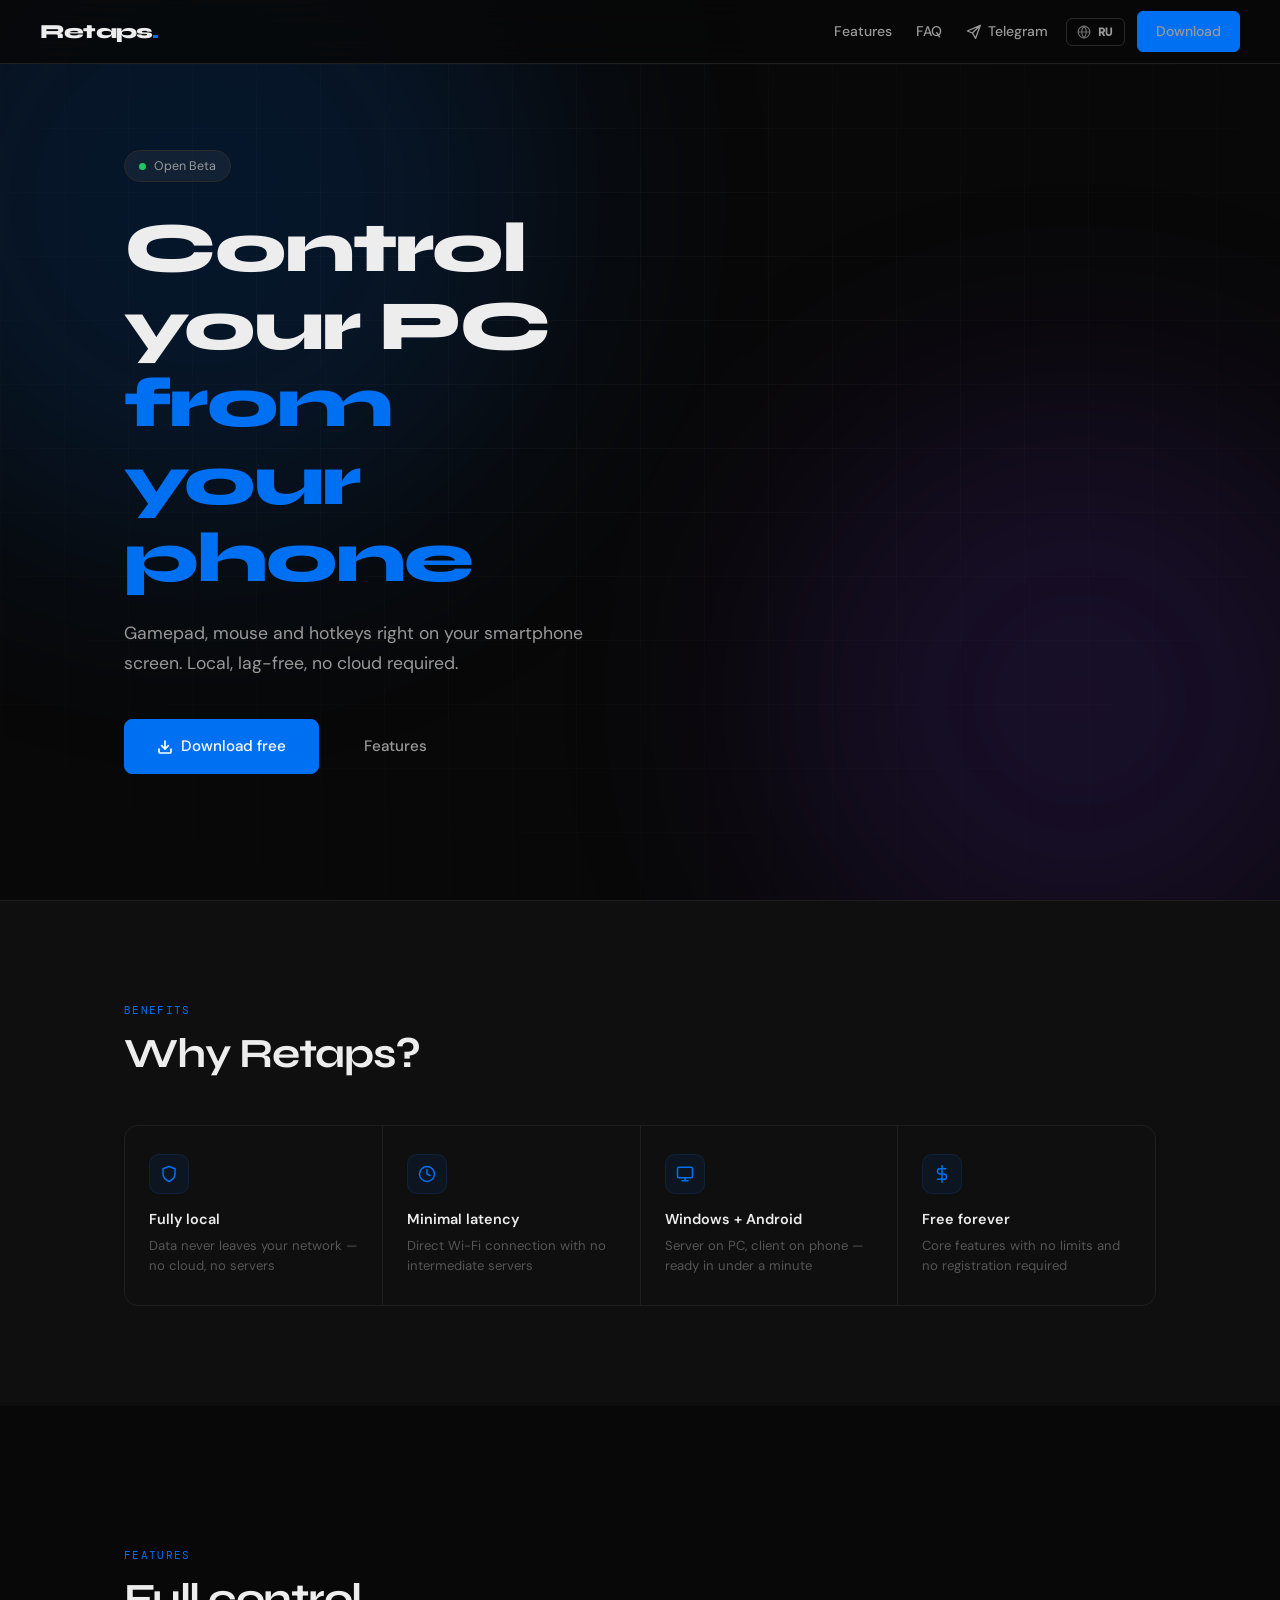
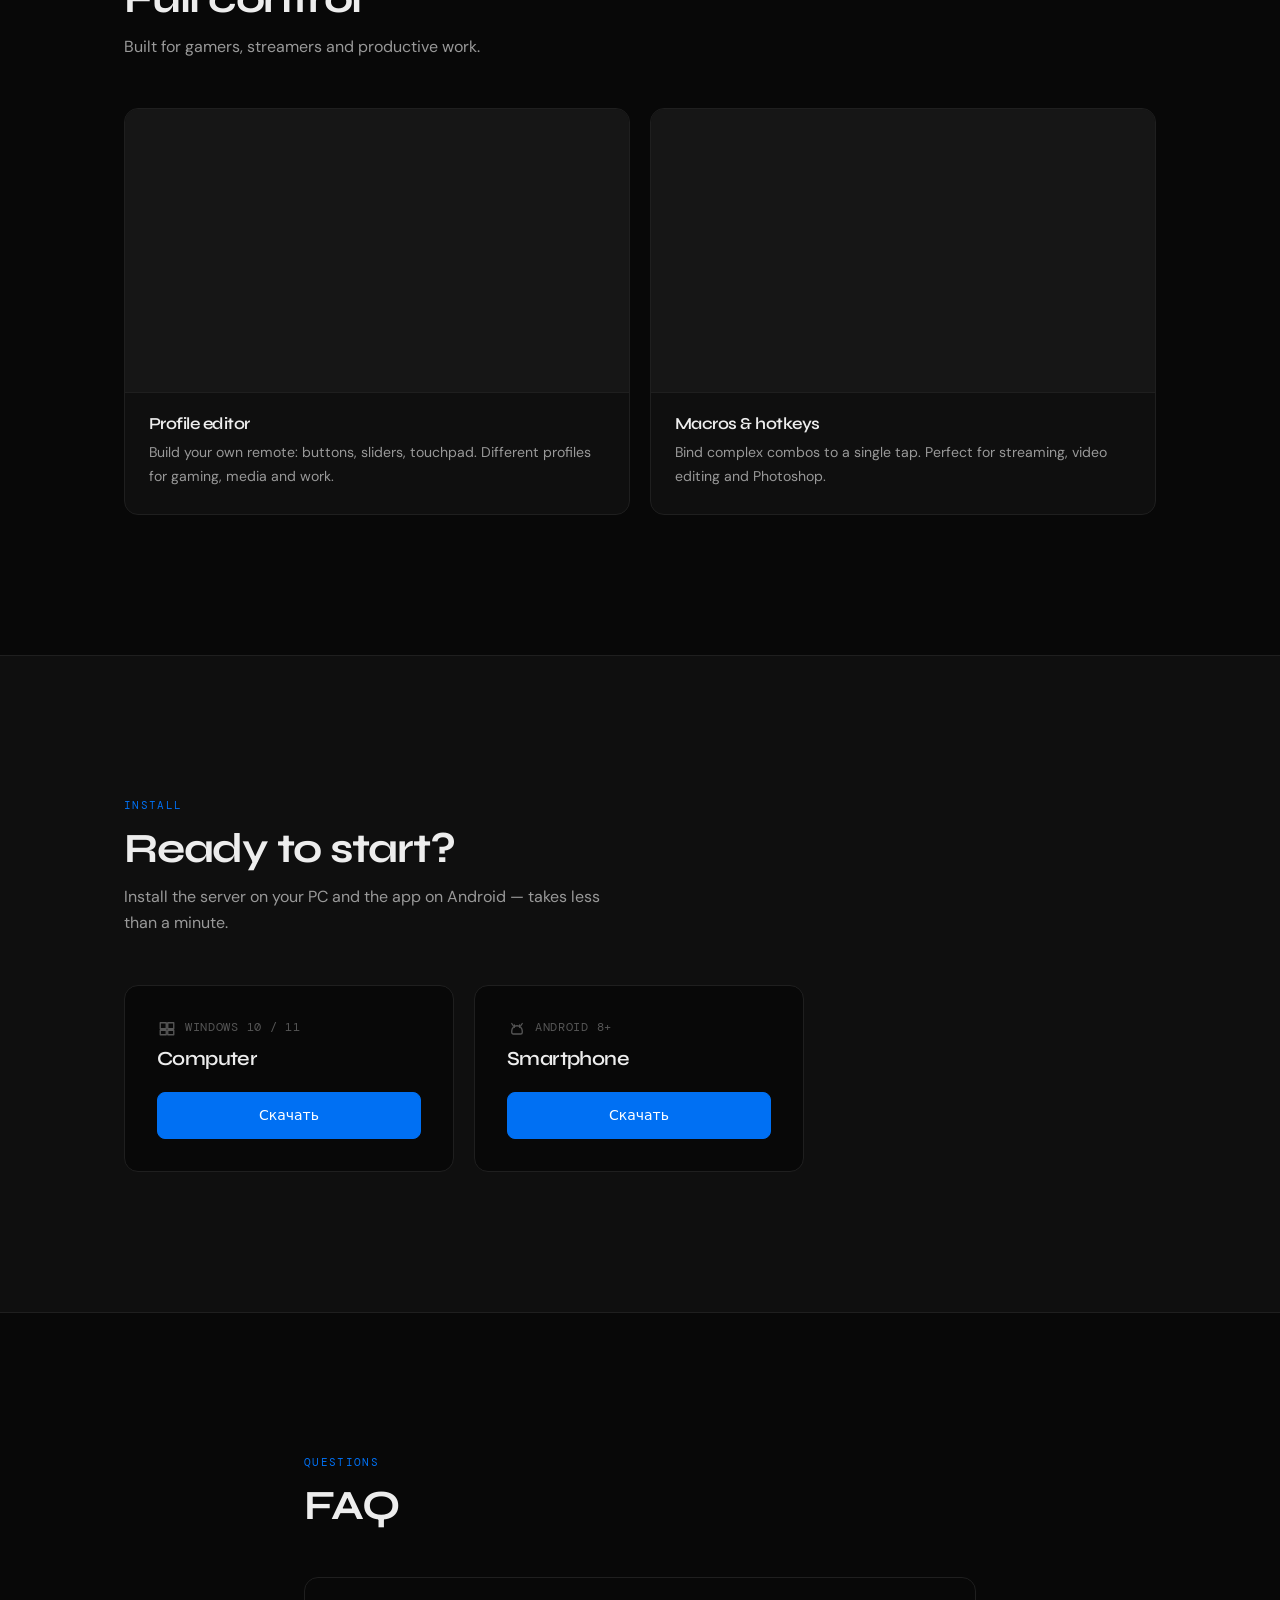
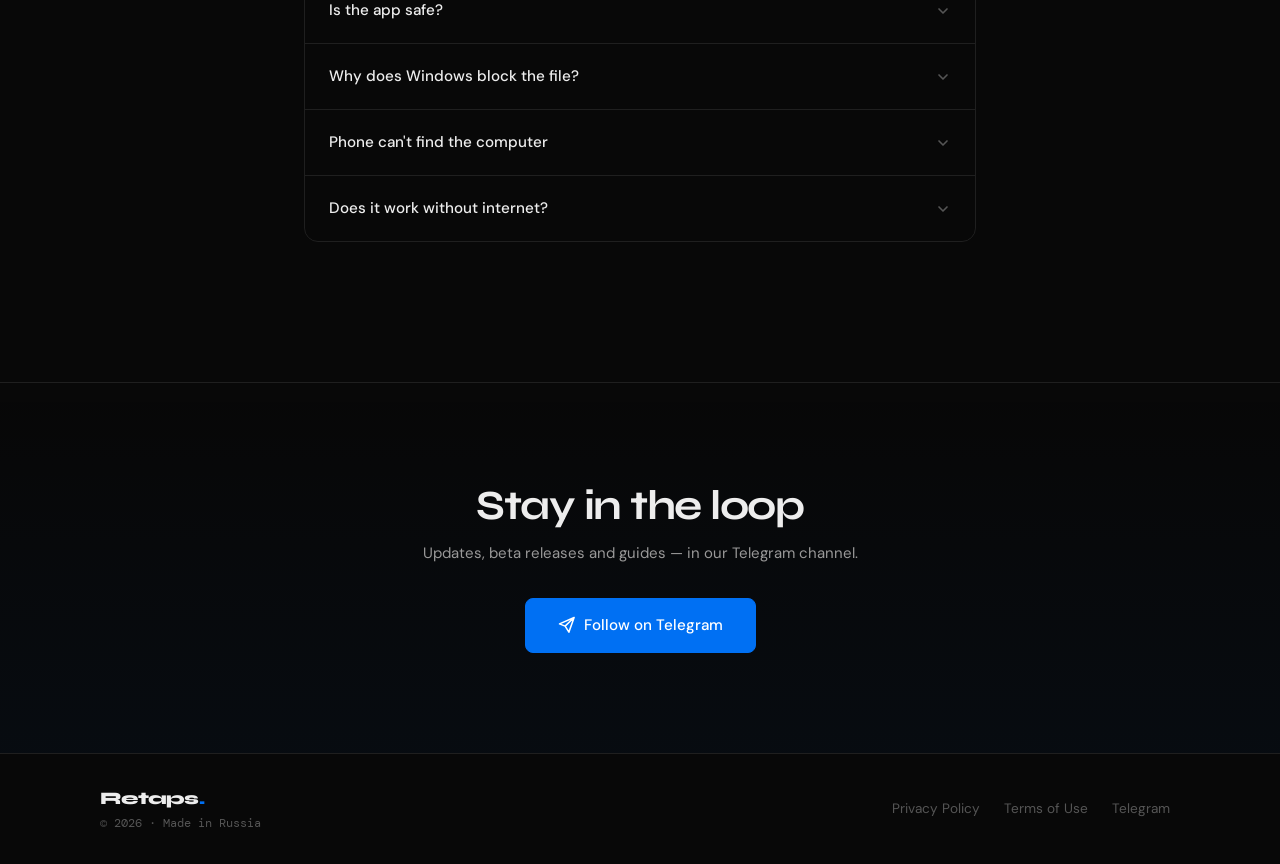
<file: index.html>
<!DOCTYPE html>
<html lang="ru" class="no-js">
<head>
    <meta charset="UTF-8">
    <meta name="viewport" content="width=device-width, initial-scale=1.0">
    <meta name="description"
          content="Retaps — превратите смартфон в геймпад, мышь или клавиатуру для управления ПК по Wi-Fi.">
    <meta property="og:title" content="Retaps — управляй ПК со смартфона">
    <meta property="og:description"
          content="Геймпад, мышь и макросы прямо на экране телефона. Без интернета, без задержек.">
    <meta property="og:type" content="website">
    <meta http-equiv="X-Content-Type-Options" content="nosniff">
    <meta http-equiv="Referrer-Policy" content="strict-origin-when-cross-origin">
    <link rel="icon" href="assets/favicon.ico" type="image/x-icon">
    <title>Retaps — управляй ПК со смартфона</title>
    <link rel="preconnect" href="https://fonts.googleapis.com">
    <link rel="preconnect" href="https://fonts.gstatic.com" crossorigin>
    <link href="https://fonts.googleapis.com/css2?family=Syne:wght@500;600;700;800&family=DM+Sans:wght@400;500&family=DM+Mono:wght@400;500&display=swap"
          rel="stylesheet">
    <link rel="stylesheet" href="style.css">
</head>
<body>
<script>document.documentElement.classList.remove('no-js');</script>

<!-- ═══ NAV ═══ -->
<nav aria-label="Основное меню">
    <a href="#" class="logo" aria-label="Retaps — на главную">Retaps<span>.</span></a>

    <button class="menu-toggle" aria-label="Открыть меню" aria-expanded="false" aria-controls="nav-links">
        <span aria-hidden="true"></span>
        <span aria-hidden="true"></span>
        <span aria-hidden="true"></span>
    </button>

    <div class="nav-links" id="nav-links">
        <a href="#features" data-i18n="nav.features">Функции</a>
        <!--        <a href="#download" data-i18n="nav.download">Скачать</a>-->
        <a href="#faq">FAQ</a>
        <a href="https://t.me/retaps_ru" target="_blank" rel="noopener noreferrer" class="nav-tg" aria-label="Telegram">
            <svg width="16" height="16" viewBox="0 0 24 24" fill="none" stroke="currentColor" stroke-width="2"
                 stroke-linecap="round" stroke-linejoin="round" aria-hidden="true">
                <path d="M21.5 2L2 10.5L9.5 13.5M21.5 2L14.5 21.5L9.5 13.5M21.5 2L9.5 13.5"/>
            </svg>
            Telegram
        </a>
        <button class="lang-btn" id="lang-toggle" aria-label="Switch language / Сменить язык">
            <svg width="14" height="14" viewBox="0 0 24 24" fill="none" stroke="currentColor" stroke-width="2"
                 stroke-linecap="round" stroke-linejoin="round" aria-hidden="true">
                <circle cx="12" cy="12" r="10"/>
                <line x1="2" y1="12" x2="22" y2="12"/>
                <path d="M12 2a15.3 15.3 0 0 1 4 10 15.3 15.3 0 0 1-4 10 15.3 15.3 0 0 1-4-10 15.3 15.3 0 0 1 4-10z"/>
            </svg>
            <span id="lang-label">EN</span>
        </button>
        <a href="#download" class="btn btn-primary" data-i18n="nav.cta">Скачать</a>
    </div>
</nav>

<main>

    <!-- ═══ HERO ═══ -->
    <section class="hero" aria-labelledby="hero-title">
        <div class="hero-bg" aria-hidden="true">
            <div class="hero-glow glow-1"></div>
            <div class="hero-glow glow-2"></div>
            <div class="hero-grid"></div>
        </div>
        <div class="hero-inner container">
            <!-- Left: text -->
            <div class="hero-content">
                <div class="hero-badge reveal">
                    <span class="badge-dot" aria-hidden="true"></span>
                    <span data-i18n="hero.badge">Открытое бета-тестирование</span>
                </div>
                <h1 class="reveal delay-1" id="hero-title" data-i18n-html="hero.title">Управляй ПК<br><em>со
                    смартфона</em></h1>
                <p class="hero-sub reveal delay-2" data-i18n="hero.sub">Геймпад, мышь и горячие клавиши прямо на экране
                    телефона. Локально, без задержек и без облаков.</p>
                <div class="hero-actions reveal delay-3">
                    <a href="#download" class="btn btn-primary btn-lg">
                        <svg width="16" height="16" viewBox="0 0 24 24" fill="none" stroke="currentColor"
                             stroke-width="2.5" stroke-linecap="round" stroke-linejoin="round" aria-hidden="true">
                            <path d="M21 15v4a2 2 0 0 1-2 2H5a2 2 0 0 1-2-2v-4"/>
                            <polyline points="7 10 12 15 17 10"/>
                            <line x1="12" y1="15" x2="12" y2="3"/>
                        </svg>
                        <span data-i18n="hero.cta">Скачать бесплатно</span>
                    </a>
                    <a href="#features" class="btn btn-ghost btn-lg" data-i18n="hero.secondary">Возможности</a>
                </div>
            </div>
            <!-- Right: hero image -->
<!--            <div class="hero-image reveal delay-2">-->
<!--                <div class="hero-img-wrap">-->
<!--&lt;!&ndash;                    <img src="assets/img.png" alt="Retaps — управление со смартфона" loading="eager"&ndash;&gt;-->
<!--&lt;!&ndash;                         onerror="this.closest('.hero-img-wrap').classList.add('img-missing')">&ndash;&gt;-->
<!--                    <div class="hero-img-placeholder" aria-hidden="true">-->
<!--                        <svg viewBox="0 0 24 24" fill="none" stroke="currentColor" stroke-width="1"-->
<!--                             stroke-linecap="round" stroke-linejoin="round">-->
<!--                            <rect x="5" y="2" width="14" height="20" rx="2"/>-->
<!--                            <circle cx="12" cy="17" r="1"/>-->
<!--                            <line x1="9" y1="6" x2="15" y2="6"/>-->
<!--                        </svg>-->
<!--                        <span>assets/img.png</span>-->
<!--                    </div>-->
<!--                    <div class="hero-img-glow" aria-hidden="true"></div>-->
<!--                </div>-->
<!--            </div>-->
        </div>
    </section>

    <!-- ═══ WHY US — below hero ═══ -->
    <section class="why-section" aria-labelledby="why-title">
        <div class="container">
            <div class="section-header reveal">
                <span class="eyebrow" data-i18n="why.eyebrow">Преимущества</span>
                <h2 id="why-title" data-i18n="why.title">Почему мы?</h2>
            </div>
            <div class="why-grid">
                <div class="why-item reveal">
                    <span class="why-icon" aria-hidden="true"><svg viewBox="0 0 24 24" fill="none" stroke="currentColor"
                                                                   stroke-width="2" stroke-linecap="round"
                                                                   stroke-linejoin="round"><path
                            d="M12 22s8-4 8-10V5l-8-3-8 3v7c0 6 8 10 8 10z"/></svg></span>
                    <div>
                        <strong data-i18n="why.p1.title">Полностью локально</strong>
                        <p data-i18n="why.p1.desc">Данные не покидают вашу сеть — никаких облаков и серверов</p>
                    </div>
                </div>
                <div class="why-item reveal delay-1">
                    <span class="why-icon" aria-hidden="true"><svg viewBox="0 0 24 24" fill="none" stroke="currentColor"
                                                                   stroke-width="2" stroke-linecap="round"
                                                                   stroke-linejoin="round"><circle cx="12" cy="12"
                                                                                                   r="10"/><polyline
                            points="12 6 12 12 16 14"/></svg></span>
                    <div>
                        <strong data-i18n="why.p2.title">Минимальная задержка</strong>
                        <p data-i18n="why.p2.desc">Wi-Fi соединение без промежуточных серверов</p>
                    </div>
                </div>
                <div class="why-item reveal delay-2">
                    <span class="why-icon" aria-hidden="true"><svg viewBox="0 0 24 24" fill="none" stroke="currentColor"
                                                                   stroke-width="2" stroke-linecap="round"
                                                                   stroke-linejoin="round"><rect x="2" y="3" width="20"
                                                                                                 height="14" rx="2"/><path
                            d="M8 21h8m-4-4v4"/></svg></span>
                    <div>
                        <strong data-i18n="why.p3.title">Windows + Android</strong>
                        <p data-i18n="why.p3.desc">Сервер на ПК, клиент на смартфоне — готово за минуту</p>
                    </div>
                </div>
                <div class="why-item reveal delay-3">
                    <span class="why-icon" aria-hidden="true"><svg viewBox="0 0 24 24" fill="none" stroke="currentColor"
                                                                   stroke-width="2" stroke-linecap="round"
                                                                   stroke-linejoin="round"><line x1="12" y1="1" x2="12"
                                                                                                 y2="23"/><path
                            d="M17 5H9.5a3.5 3.5 0 0 0 0 7h5a3.5 3.5 0 0 1 0 7H6"/></svg></span>
                    <div>
                        <strong data-i18n="why.p4.title">Бесплатно навсегда</strong>
                        <p data-i18n="why.p4.desc">Базовые функции без ограничений и без регистрации</p>
                    </div>
                </div>
            </div>
        </div>
    </section>

    <!-- ═══ FEATURES ═══ -->
    <section id="features" class="section-pad" aria-labelledby="features-title">
        <div class="container">
            <div class="section-header reveal">
                <span class="eyebrow" data-i18n="features.eyebrow">Возможности</span>
                <h2 id="features-title" data-i18n="features.title">Всё под контролем</h2>
                <p data-i18n="features.sub">Инструмент для геймеров, стримеров и продуктивной работы.</p>
            </div>
            <div class="features-grid">
<!--                <article class="feature-card reveal" aria-labelledby="feat1-title">-->
<!--                    <div class="feat-img-wrap">-->
<!--&lt;!&ndash;                        <img src="assets/img.png" alt="" loading="lazy"&ndash;&gt;-->
<!--&lt;!&ndash;                             onerror="this.parentElement.classList.add('img-missing')">&ndash;&gt;-->
<!--                        <div class="feat-img-placeholder" aria-hidden="true">-->
<!--                            <svg viewBox="0 0 24 24" fill="none" stroke="currentColor" stroke-width="1.5">-->
<!--                                <rect x="2" y="6" width="20" height="12" rx="2"/>-->
<!--                                <line x1="6" y1="12" x2="10" y2="12"/>-->
<!--                                <line x1="8" y1="10" x2="8" y2="14"/>-->
<!--                                <circle cx="15" cy="13" r=".5" fill="currentColor"/>-->
<!--                                <circle cx="18" cy="11" r=".5" fill="currentColor"/>-->
<!--                            </svg>-->
<!--                        </div>-->
<!--                    </div>-->
<!--                    <div class="feat-body">-->
<!--                        <h3 id="feat1-title" data-i18n="features.f1.title">Геймпад (XInput)</h3>-->
<!--                        <p data-i18n="features.f1.desc">Полноценный контроллер для CS2, Elden Ring и любых игр с-->
<!--                            поддержкой геймпада. Стики, триггеры, вибрация.</p>-->
<!--                    </div>-->
<!--                </article>-->
                <article class="feature-card reveal delay-1" aria-labelledby="feat2-title">
                    <div class="feat-img-wrap">
<!--                        <img src="assets/img.png" alt="" loading="lazy"-->
<!--                             onerror="this.parentElement.classList.add('img-missing')">-->
                        <div class="feat-img-placeholder" aria-hidden="true">
                            <svg viewBox="0 0 24 24" fill="none" stroke="currentColor" stroke-width="1.5">
                                <path d="M12 20h9"/>
                                <path d="M16.5 3.5a2.121 2.121 0 0 1 3 3L7 19l-4 1 1-4L16.5 3.5z"/>
                            </svg>
                        </div>
                    </div>
                    <div class="feat-body">
                        <h3 id="feat2-title" data-i18n="features.f2.title">Редактор профилей</h3>
                        <p data-i18n="features.f2.desc">Создавай пульты под себя: кнопки, слайдеры, тачпад. Разные
                            профили для разных задач — игры, медиа, работа.</p>
                    </div>
                </article>
                <article class="feature-card reveal delay-2" aria-labelledby="feat3-title">
                    <div class="feat-img-wrap">
<!--                        <img src="assets/img.png" alt="" loading="lazy"-->
<!--                             onerror="this.parentElement.classList.add('img-missing')">-->
                        <div class="feat-img-placeholder" aria-hidden="true">
                            <svg viewBox="0 0 24 24" fill="none" stroke="currentColor" stroke-width="1.5">
                                <rect x="2" y="4" width="20" height="16" rx="2"/>
                                <path d="M6 8h12M6 12h8M6 16h4"/>
                            </svg>
                        </div>
                    </div>
                    <div class="feat-body">
                        <h3 id="feat3-title" data-i18n="features.f3.title">Горячие клавиши</h3>
                        <p data-i18n="features.f3.desc">Привязывай сложные комбинации к одной кнопке. Идеально для
                            стриминга, монтажа и работы в Photoshop.</p>
                    </div>
                </article>
<!--                <article class="feature-card feat-card-soon reveal delay-1" aria-labelledby="feat4-title">-->
<!--                    <div class="feat-img-wrap">-->
<!--&lt;!&ndash;                        <img src="assets/img.png" alt="" loading="lazy"&ndash;&gt;-->
<!--&lt;!&ndash;                             onerror="this.parentElement.classList.add('img-missing')">&ndash;&gt;-->
<!--                        <div class="feat-img-placeholder" aria-hidden="true">-->
<!--                            <svg viewBox="0 0 24 24" fill="none" stroke="currentColor" stroke-width="1.5">-->
<!--                                <circle cx="12" cy="12" r="10"/>-->
<!--                                <line x1="2" y1="12" x2="22" y2="12"/>-->
<!--                                <path d="M12 2a15.3 15.3 0 0 1 4 10 15.3 15.3 0 0 1-4 10 15.3 15.3 0 0 1-4-10 15.3 15.3 0 0 1 4-10z"/>-->
<!--                            </svg>-->
<!--                        </div>-->
<!--                    </div>-->
<!--                    <div class="feat-body">-->
<!--                        <span class="soon-badge" data-i18n="features.soon">Скоро</span>-->
<!--                        <h3 id="feat4-title" data-i18n="features.f4.title">Пресеты от сообщества</h3>-->
<!--                        <p data-i18n="features.f4.desc">Загружай готовые конфигурации для Premiere, DaVinci и популярных-->
<!--                            игр — одним нажатием.</p>-->
<!--                    </div>-->
<!--                </article>-->
            </div>
        </div>
    </section>

    <!-- ═══ DOWNLOAD ═══ -->
    <section id="download" class="section-pad download-section" aria-labelledby="download-title">
        <div class="container">
            <div class="section-header reveal">
                <span class="eyebrow" data-i18n="dl.eyebrow">Установка</span>
                <h2 id="download-title" data-i18n="dl.title">Готов начать?</h2>
                <p data-i18n="dl.sub">Установи сервер на ПК и приложение на Android</p>
            </div>
            <div class="dl-cards">
                <div class="dl-card reveal" id="card-win">
                    <div class="dl-platform">
            <span class="dl-platform-icon" aria-hidden="true">
              <svg viewBox="0 0 24 24" fill="none" stroke="currentColor" stroke-width="1.8" stroke-linecap="round"
                   stroke-linejoin="round"><path d="M3 5h8v8H3zm10 0h8v8h-8zM3 15h8v6H3zm10 0h8v6h-8z"/></svg>
            </span>
                        Windows 10 / 11
                    </div>
                    <h3 data-i18n="dl.win.title">Компьютер</h3>
                    <!--                    <a href="#" class="btn btn-primary btn-block"-->
                    <!--                       onclick="this.blur();alert(document.documentElement.lang==='en'?'Coming soon — follow our Telegram!':'Файл скоро появится — подпишитесь на Telegram!');return false;"-->
                    <!--                       data-i18n="dl.btn">Скачать</a>-->
                    <a href="https://github.com/Noffy57/RetapsWebsite/releases/download/v0.1.3-beta/setup-Retaps.exe"
                       class="btn btn-primary btn-block" download> Скачать </a>
<!--                    <details class="install-guide">-->
<!--                        <summary data-i18n="dl.guide">Как установить</summary>-->
<!--                        <ol class="install-steps">-->
<!--                            <li><span class="step-n" aria-hidden="true">1</span><span data-i18n="dl.win.s1">Запустите установщик. SmartScreen — нажмите «Подробнее» → «Выполнить»</span>-->
<!--                            </li>-->
<!--                            <li><span class="step-n" aria-hidden="true">2</span><span data-i18n="dl.win.s2">Retaps появится в системном трее рядом с часами</span>-->
<!--                            </li>-->
<!--                            <li><span class="step-n" aria-hidden="true">3</span><span data-i18n="dl.win.s3">При первом запуске разрешите доступ в Брандмауэре Windows</span>-->
<!--                            </li>-->
<!--                        </ol>-->
<!--                    </details>-->
                </div>
                <div class="dl-card reveal delay-1" id="card-android">
                    <div class="dl-platform">
            <span class="dl-platform-icon" aria-hidden="true">
              <svg viewBox="0 0 24 24" fill="none" stroke="currentColor" stroke-width="1.8" stroke-linecap="round"
                   stroke-linejoin="round"><path d="M5 16a7 7 0 0 1 14 0v2a2 2 0 0 1-2 2H7a2 2 0 0 1-2-2v-2z"/><line
                      x1="8.5" y1="8" x2="8.5" y2="11"/><line x1="15.5" y1="8" x2="15.5" y2="11"/><path
                      d="M7 9l-2-3m12 3 2-3"/></svg>
            </span>
                        Android 8+
                    </div>
                    <h3 data-i18n="dl.android.title">Смартфон</h3>
<!--                    <a href="#" class="btn btn-outline btn-block"-->
<!--                       onclick="this.blur();alert(document.documentElement.lang==='en'?'Coming soon — follow our Telegram!':'Файл скоро появится — подпишитесь на Telegram!');return false;"-->
<!--                       data-i18n="dl.btn">Скачать APK</a>-->
                     <a href="https://github.com/Noffy57/RetapsWebsite/releases/download/v0.1.2-beta/Retaps.apk"
                       class="btn btn-primary btn-block" download> Скачать </a>
<!--                    <details class="install-guide">-->
<!--                        <summary data-i18n="dl.guide">Как установить</summary>-->
<!--                        <ol class="install-steps">-->
<!--                            <li><span class="step-n" aria-hidden="true">1</span><span data-i18n="dl.and.s1">Разрешите установку из неизвестных источников в настройках Android</span>-->
<!--                            </li>-->
<!--                            <li><span class="step-n" aria-hidden="true">2</span><span data-i18n="dl.and.s2">Откройте APK и следуйте инструкциям установщика</span>-->
<!--                            </li>-->
<!--                            <li><span class="step-n" aria-hidden="true">3</span><span data-i18n="dl.and.s3">Убедитесь, что телефон и ПК в одной Wi-Fi сети</span>-->
<!--                            </li>-->
<!--                        </ol>-->
<!--                    </details>-->
                </div>
            </div>
        </div>
    </section>

    <!-- ═══ FAQ ═══ -->
    <section id="faq" class="section-pad" aria-labelledby="faq-title">
        <div class="container container-sm">
            <div class="section-header reveal">
                <span class="eyebrow" data-i18n="faq.eyebrow">Вопросы</span>
                <h2 id="faq-title">FAQ</h2>
            </div>
            <div class="faq-list reveal" role="list">
                <details class="faq-item" role="listitem">
                    <summary><span data-i18n="faq.q1">Приложение безопасно?</span><span class="faq-chevron"
                                                                                        aria-hidden="true"><svg
                            viewBox="0 0 24 24" fill="none" stroke="currentColor" stroke-width="2.5"
                            stroke-linecap="round" stroke-linejoin="round"><polyline
                            points="6 9 12 15 18 9"/></svg></span></summary>
                    <div class="faq-body" data-i18n="faq.a1">Retaps работает полностью локально и не передаёт данные на
                        сторонние серверы. Всё соединение — по Wi-Fi внутри вашей сети.
                    </div>
                </details>
                <details class="faq-item" role="listitem">
                    <summary><span data-i18n="faq.q2">Почему Windows блокирует файл?</span><span class="faq-chevron"
                                                                                                 aria-hidden="true"><svg
                            viewBox="0 0 24 24" fill="none" stroke="currentColor" stroke-width="2.5"
                            stroke-linecap="round" stroke-linejoin="round"><polyline
                            points="6 9 12 15 18 9"/></svg></span></summary>
                    <div class="faq-body" data-i18n="faq.a2">SmartScreen срабатывает на приложения без платной цифровой
                        подписи. Нажмите «Подробнее» → «Выполнить в любом случае».
                    </div>
                </details>
                <details class="faq-item" role="listitem">
                    <summary><span data-i18n="faq.q3">Телефон не видит компьютер</span><span class="faq-chevron"
                                                                                             aria-hidden="true"><svg
                            viewBox="0 0 24 24" fill="none" stroke="currentColor" stroke-width="2.5"
                            stroke-linecap="round" stroke-linejoin="round"><polyline
                            points="6 9 12 15 18 9"/></svg></span></summary>
                    <div class="faq-body" data-i18n="faq.a3">Убедитесь, что оба устройства в одной Wi-Fi сети и Retaps запущен на вашем ПК. Проверьте настройки брандмауэра.
                    </div>
                </details>
                <details class="faq-item" role="listitem">
                    <summary><span data-i18n="faq.q4">Работает ли без интернета?</span><span class="faq-chevron"
                                                                                             aria-hidden="true"><svg
                            viewBox="0 0 24 24" fill="none" stroke="currentColor" stroke-width="2.5"
                            stroke-linecap="round" stroke-linejoin="round"><polyline
                            points="6 9 12 15 18 9"/></svg></span></summary>
                    <div class="faq-body" data-i18n="faq.a4">Да. Нужен только локальный Wi-Fi. Интернет не используется
                        ни при подключении, ни при передаче данных.
                    </div>
                </details>
            </div>
        </div>
    </section>

    <!-- ═══ CTA ═══ -->
    <section class="cta-section" aria-labelledby="cta-title">
        <div class="container">
            <div class="cta-inner reveal">
                <h2 id="cta-title" data-i18n="cta.title">Следите за разработкой</h2>
                <p data-i18n="cta.sub">Обновления, бета-версии и инструкции — в Telegram-канале.</p>
                <a href="https://t.me/retaps_ru" target="_blank" rel="noopener noreferrer"
                   class="btn btn-primary btn-lg">
                    <svg width="18" height="18" viewBox="0 0 24 24" fill="none" stroke="currentColor" stroke-width="2"
                         stroke-linecap="round" stroke-linejoin="round" aria-hidden="true">
                        <path d="M21.5 2L2 10.5L9.5 13.5M21.5 2L14.5 21.5L9.5 13.5M21.5 2L9.5 13.5"/>
                    </svg>
                    <span data-i18n="cta.btn">Подписаться на Telegram</span>
                </a>
            </div>
        </div>
    </section>

</main>

<!-- ═══ FOOTER ═══ -->
<footer role="contentinfo">
    <div class="footer-inner">
        <div class="footer-brand">
            <a href="#" class="logo">Retaps<span>.</span></a>
            <p>© 2026 · <span data-i18n="footer.made">Сделано в России</span></p>
        </div>
        <div class="footer-links" aria-label="Нижнее меню">
            <a href="/privacy.html" data-i18n="footer.privacy">Конфиденциальность</a>
            <a href="/terms.html" data-i18n="footer.terms">Условия</a>
            <a href="https://t.me/retaps_ru" target="_blank" rel="noopener noreferrer">Telegram</a>
            <!--            <a href="mailto:contact@retaps-app.ru" data-i18n="footer.support">Поддержка</a>-->
        </div>
    </div>
</footer>

<button class="scroll-top" aria-label="Прокрутить наверх">
    <svg width="20" height="20" viewBox="0 0 24 24" fill="none" stroke="currentColor" stroke-width="2.5"
         stroke-linecap="round" stroke-linejoin="round" aria-hidden="true">
        <polyline points="18 15 12 9 6 15"/>
    </svg>
</button>

<script>
    (function () {
      'use strict';

      /* ─────────────────────────────────────────
         i18n — полностью статичный словарь.
         Никаких внешних запросов. Безопасно для
         GitHub Pages.
      ───────────────────────────────────────── */
      var T = {
        ru: {
          'nav.features':'Функции','nav.download':'Скачать','nav.cta':'Скачать',
          'hero.badge':'Открытое бета-тестирование',
          'hero.title':'Управляй ПК<br><em>со смартфона</em>',
          'hero.sub':'Геймпад, мышь и горячие клавиши прямо на экране телефона. Локально, без задержек и без облаков.',
          'hero.cta':'Скачать бесплатно','hero.secondary':'Возможности',
          'why.eyebrow':'Преимущества','why.title':'Почему мы?',
          'why.p1.title':'Полностью локально','why.p1.desc':'Данные не покидают вашу сеть — никаких облаков и серверов',
          'why.p2.title':'Минимальная задержка','why.p2.desc':'Wi-Fi соединение без промежуточных серверов',
          'why.p3.title':'Windows + Android','why.p3.desc':'Сервер на ПК, клиент на смартфоне — готово за минуту',
          'why.p4.title':'Бесплатно навсегда','why.p4.desc':'Базовые функции без ограничений и без регистрации',
          'features.eyebrow':'Возможности','features.title':'Всё под контролем',
          'features.sub':'Инструмент для геймеров, стримеров и продуктивной работы.',
          'features.soon':'Скоро',
          'features.f1.title':'Геймпад (XInput)','features.f1.desc':'Полноценный контроллер для CS2, Elden Ring и любых игр с поддержкой геймпада. Стики, триггеры, вибрация.',
          'features.f2.title':'Редактор профилей','features.f2.desc':'Создавай пульты под себя: кнопки, слайдеры, тачпад. Разные профили для игр, медиа и работы.',
          'features.f3.title':'горячие клавиши','features.f3.desc':'Привязывай сложные комбинации к одной кнопке. Идеально для стриминга, монтажа и Photoshop.',
          'features.f4.title':'Пресеты от сообщества','features.f4.desc':'Загружай готовые конфигурации для Premiere, DaVinci и популярных игр — одним нажатием.',
          'dl.eyebrow':'Установка','dl.title':'Готов начать?','dl.sub':'Установи сервер на ПК и приложение на Android',
          'dl.btn':'Скачать','dl.guide':'Как установить',
          'dl.win.title':'Компьютер','dl.android.title':'Смартфон',
          'dl.win.s1':'Запустите установщик. SmartScreen — нажмите «Подробнее» → «Выполнить»',
          'dl.win.s2':'Retaps появится в системном трее рядом с часами',
          'dl.win.s3':'При первом запуске разрешите доступ в Брандмауэре Windows',
          'dl.and.s1':'Разрешите установку из неизвестных источников в настройках Android',
          'dl.and.s2':'Откройте APK и следуйте инструкциям установщика',
          'dl.and.s3':'Убедитесь, что телефон и ПК в одной Wi-Fi сети',
          'faq.eyebrow':'Вопросы',
          'faq.q1':'Приложение безопасно?','faq.a1':'Retaps работает полностью локально и не передаёт данные на сторонние серверы. Всё соединение — по Wi-Fi внутри вашей сети.',
          'faq.q2':'Почему Windows блокирует файл?','faq.a2':'SmartScreen срабатывает на приложения без платной цифровой подписи. Нажмите «Подробнее» → «Выполнить в любом случае».',
          'faq.q3':'Телефон не видит компьютер','faq.a3':'Убедитесь, что оба устройства в одной Wi-Fi сети и Retaps запущен на вашем ПК. Проверьте настройки брандмауэра.',
          'faq.q4':'Работает ли без интернета?','faq.a4':'Да. Нужен только локальный Wi-Fi. Интернет не используется ни при подключении, ни при передаче данных.',
          'cta.title':'Следите за разработкой','cta.sub':'Обновления, бета-версии и инструкции — в Telegram-канале.','cta.btn':'Подписаться на Telegram',
          'footer.made':'Сделано в России','footer.privacy':'Конфиденциальность','footer.terms':'Условия','footer.support':'Поддержка'
        },
        en: {
          'nav.features':'Features','nav.download':'Download','nav.cta':'Download',
          'hero.badge':'Open Beta',
          'hero.title':'Control your PC<br><em>from your phone</em>',
          'hero.sub':'Gamepad, mouse and hotkeys right on your smartphone screen. Local, lag-free, no cloud required.',
          'hero.cta':'Download free','hero.secondary':'Features',
          'why.eyebrow':'Benefits','why.title':'Why Retaps?',
          'why.p1.title':'Fully local','why.p1.desc':'Data never leaves your network — no cloud, no servers',
          'why.p2.title':'Minimal latency','why.p2.desc':'Direct Wi-Fi connection with no intermediate servers',
          'why.p3.title':'Windows + Android','why.p3.desc':'Server on PC, client on phone — ready in under a minute',
          'why.p4.title':'Free forever','why.p4.desc':'Core features with no limits and no registration required',
          'features.eyebrow':'Features','features.title':'Full control',
          'features.sub':'Built for gamers, streamers and productive work.',
          'features.soon':'Soon',
          'features.f1.title':'Gamepad (XInput)','features.f1.desc':'Full controller for CS2, Elden Ring and any XInput game. Sticks, triggers, rumble.',
          'features.f2.title':'Profile editor','features.f2.desc':'Build your own remote: buttons, sliders, touchpad. Different profiles for gaming, media and work.',
          'features.f3.title':'Macros & hotkeys','features.f3.desc':'Bind complex combos to a single tap. Perfect for streaming, video editing and Photoshop.',
          'features.f4.title':'Community presets','features.f4.desc':'Load ready-made configs for Premiere, DaVinci and popular games in one tap.',
          'dl.eyebrow':'Install','dl.title':'Ready to start?','dl.sub':'Install the server on your PC and the app on Android — takes less than a minute.',
          'dl.btn':'Download','dl.guide':'How to install',
          'dl.win.title':'Computer','dl.android.title':'Smartphone',
          'dl.win.s1':'Run the installer. If SmartScreen warns you — click "More info" → "Run anyway"',
          'dl.win.s2':'Retaps will appear in the system tray near the clock',
          'dl.win.s3':'On first launch, allow access in Windows Firewall',
          'dl.and.s1':'In Android settings, allow installation from unknown sources',
          'dl.and.s2':'Open the APK and follow the installer instructions',
          'dl.and.s3':'Make sure your phone and PC are on the same Wi-Fi network',
          'faq.eyebrow':'Questions',
          'faq.q1':'Is the app safe?','faq.a1':'Retaps works entirely locally and does not send data to any external server. All communication happens over Wi-Fi within your own network.',
          'faq.q2':'Why does Windows block the file?','faq.a2':'SmartScreen flags apps without a paid code-signing certificate. Click "More info" → "Run anyway".',
          'faq.q3':"Phone can't find the computer",'faq.a3':'Make sure both devices are on the same Wi-Fi network and Retaps Server is running. Check your firewall settings.',
          'faq.q4':'Does it work without internet?','faq.a4':'Yes. All you need is a local Wi-Fi router. The internet is not used for connection or data transfer.',
          'cta.title':'Stay in the loop','cta.sub':'Updates, beta releases and guides — in our Telegram channel.','cta.btn':'Follow on Telegram',
          'footer.made':'Made in Russia','footer.privacy':'Privacy Policy','footer.terms':'Terms of Use','footer.support':'Support'
        }
      };

      function applyLang(lang) {
        var d = T[lang] || T.ru;
        document.documentElement.lang = lang;
        document.querySelectorAll('[data-i18n]').forEach(function(el) {
          var k = el.getAttribute('data-i18n');
          if (d[k] !== undefined) el.textContent = d[k];
        });
        document.querySelectorAll('[data-i18n-html]').forEach(function(el) {
          var k = el.getAttribute('data-i18n-html');
          if (d[k] !== undefined) el.innerHTML = d[k];
        });
        document.getElementById('lang-label').textContent = lang === 'ru' ? 'EN' : 'RU';
        document.title = lang === 'en'
          ? 'Retaps — Control your PC from your phone'
          : 'Retaps — управляй ПК со смартфона';
        try { localStorage.setItem('retaps-lang', lang); } catch(e) {}
      }

      /* Init: saved → browser language → ru */
      var saved = null;
      try { saved = localStorage.getItem('retaps-lang'); } catch(e) {}
      var browser = (navigator.language || 'ru').slice(0,2).toLowerCase();
      applyLang(saved || (browser === 'en' ? 'en' : 'ru'));

      document.getElementById('lang-toggle').addEventListener('click', function() {
        applyLang(document.documentElement.lang === 'ru' ? 'en' : 'ru');
      });

      /* ── Mobile menu ── */
      var btn = document.querySelector('.menu-toggle');
      var nav = document.getElementById('nav-links');
      function openMenu()  { nav.classList.add('open'); btn.classList.add('open'); btn.setAttribute('aria-expanded','true'); }
      function closeMenu() { nav.classList.remove('open'); btn.classList.remove('open'); btn.setAttribute('aria-expanded','false'); }
      btn.addEventListener('click', function() { nav.classList.contains('open') ? closeMenu() : openMenu(); });
      nav.querySelectorAll('a').forEach(function(a){ a.addEventListener('click', closeMenu); });
      document.addEventListener('click', function(e){ if(nav.classList.contains('open') && !nav.contains(e.target) && !btn.contains(e.target)) closeMenu(); });
      document.addEventListener('keydown', function(e){ if(e.key==='Escape' && nav.classList.contains('open')){ closeMenu(); btn.focus(); } });

      /* ── Reveal ── */
      var obs = new IntersectionObserver(function(entries){
        entries.forEach(function(e){ if(e.isIntersecting){ e.target.classList.add('visible'); obs.unobserve(e.target); } });
      }, { threshold: 0.08, rootMargin: '0px 0px -40px 0px' });
      document.querySelectorAll('.reveal').forEach(function(el){ obs.observe(el); });

      /* ── Active nav ── */
      var secs = document.querySelectorAll('section[id]');
      var anchors = document.querySelectorAll('.nav-links a:not(.btn)');
      window.addEventListener('scroll', function(){
        var y = window.scrollY + 100, cur = '';
        secs.forEach(function(s){ if(s.offsetTop <= y) cur = s.id; });
        anchors.forEach(function(a){ a.classList.toggle('active', a.getAttribute('href') === '#'+cur); });
      }, { passive: true });

      /* ── Scroll top ── */
      var topBtn = document.querySelector('.scroll-top');
      window.addEventListener('scroll', function(){ topBtn.classList.toggle('visible', window.scrollY > 500); }, { passive: true });
      topBtn.addEventListener('click', function(){ window.scrollTo({ top:0, behavior:'smooth' }); });

      /* ── OS detect ── */
      var ua = navigator.userAgent;
      if (/Android/i.test(ua)) document.getElementById('card-android').classList.add('highlighted');
      else if (/Win/i.test(ua)) document.getElementById('card-win').classList.add('highlighted');

    })();
</script>
</body>
</html>
</file>
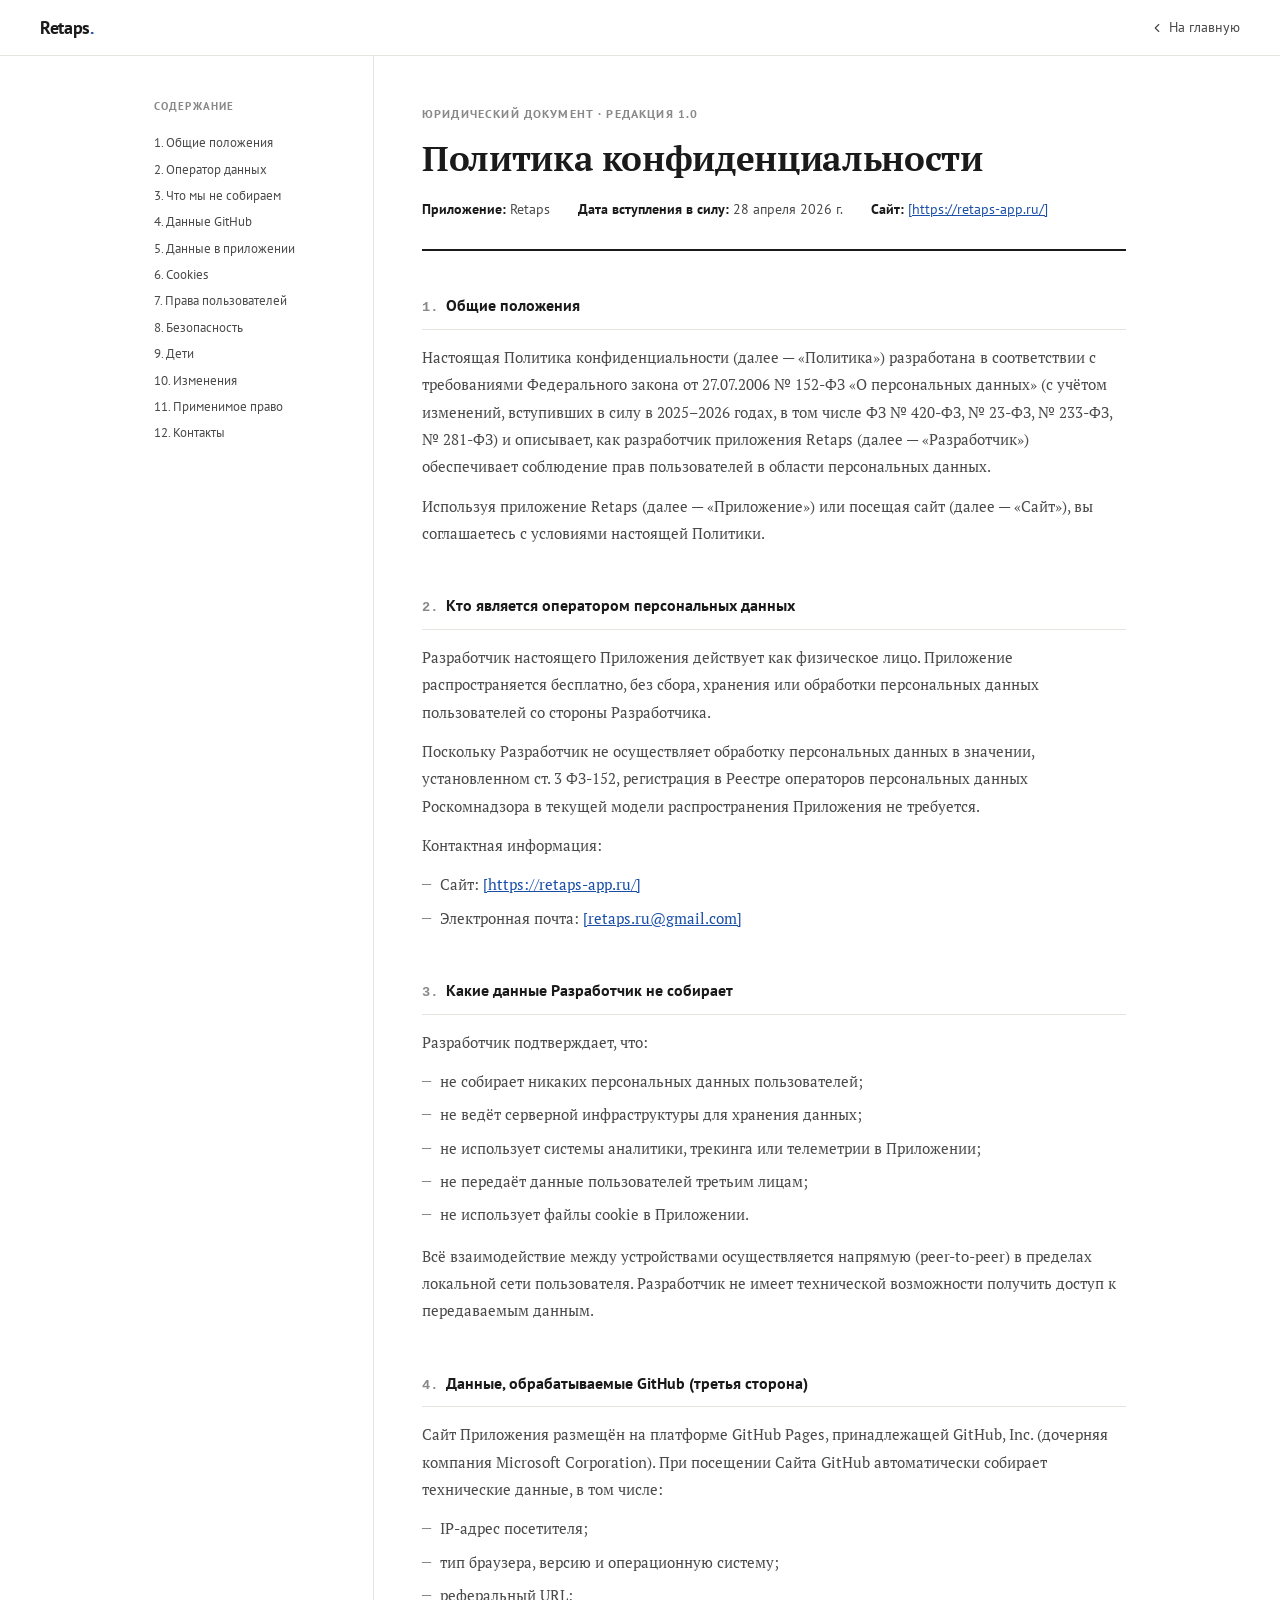
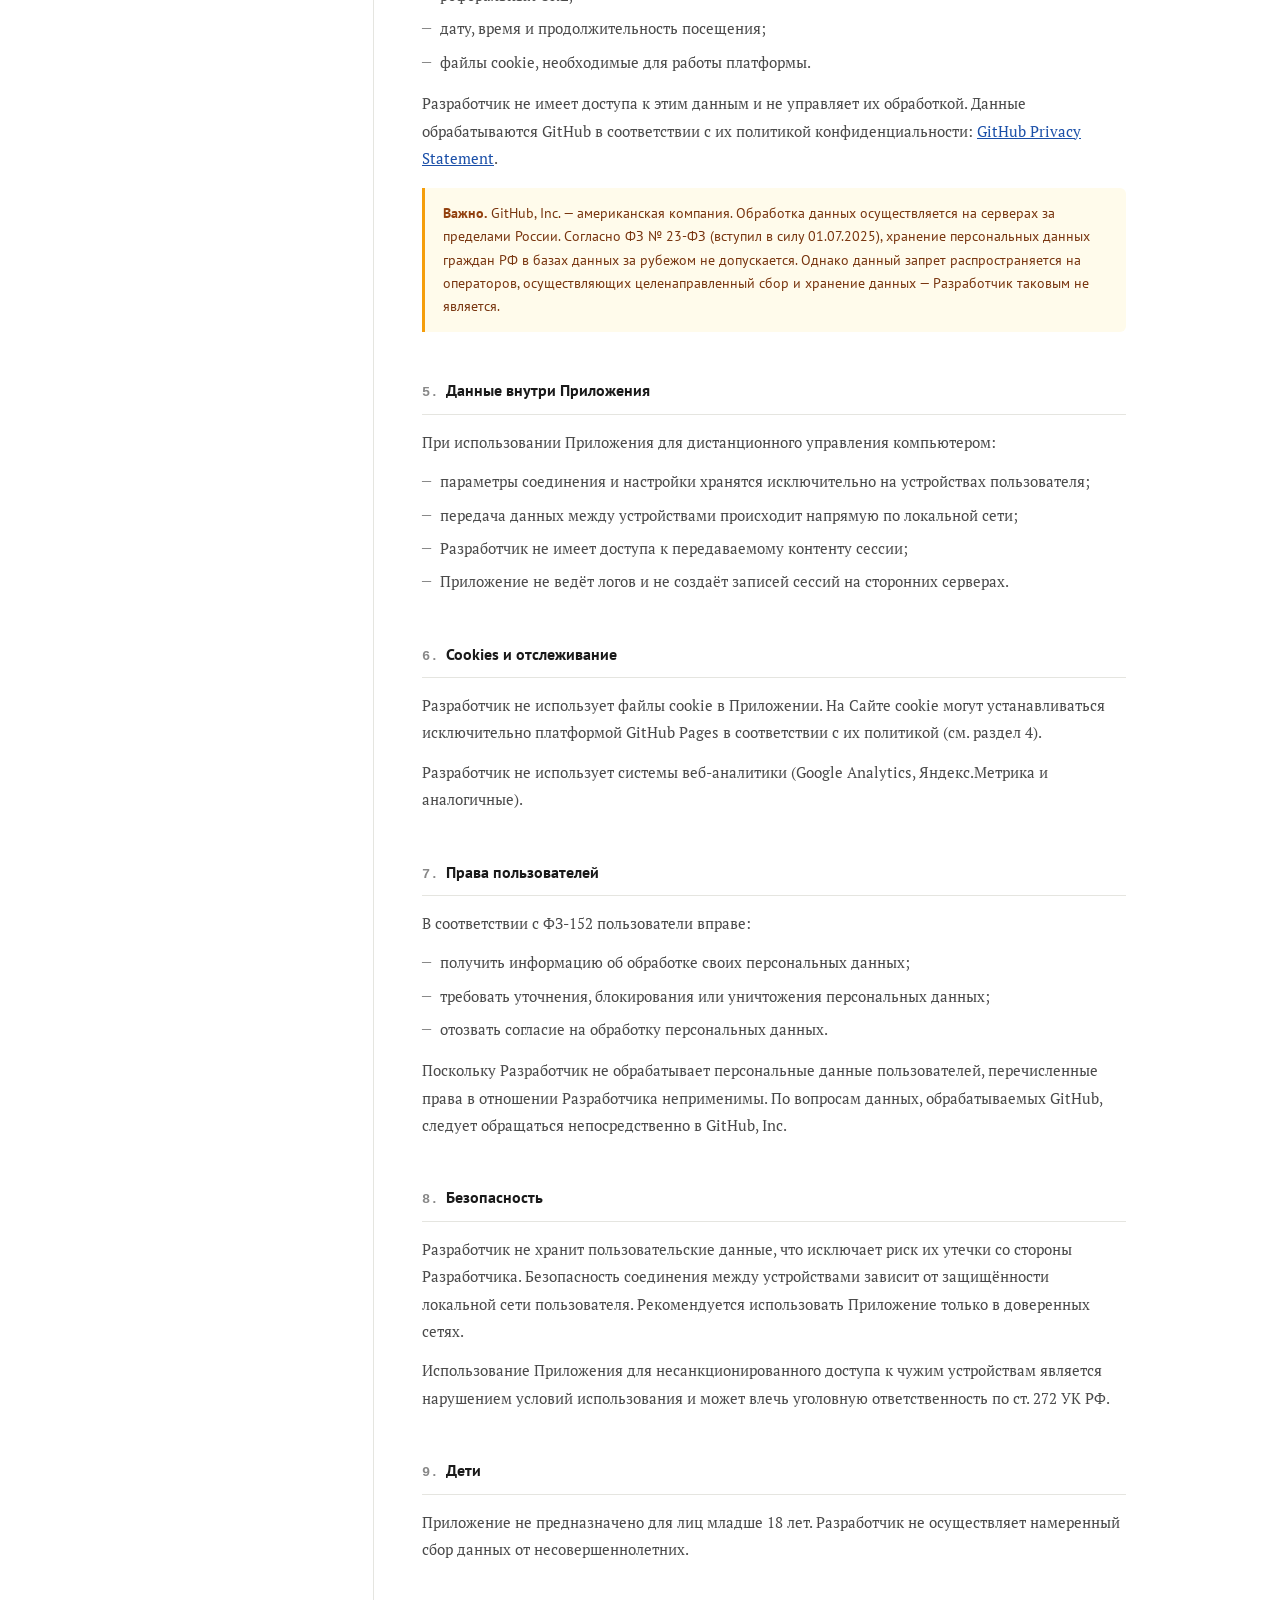
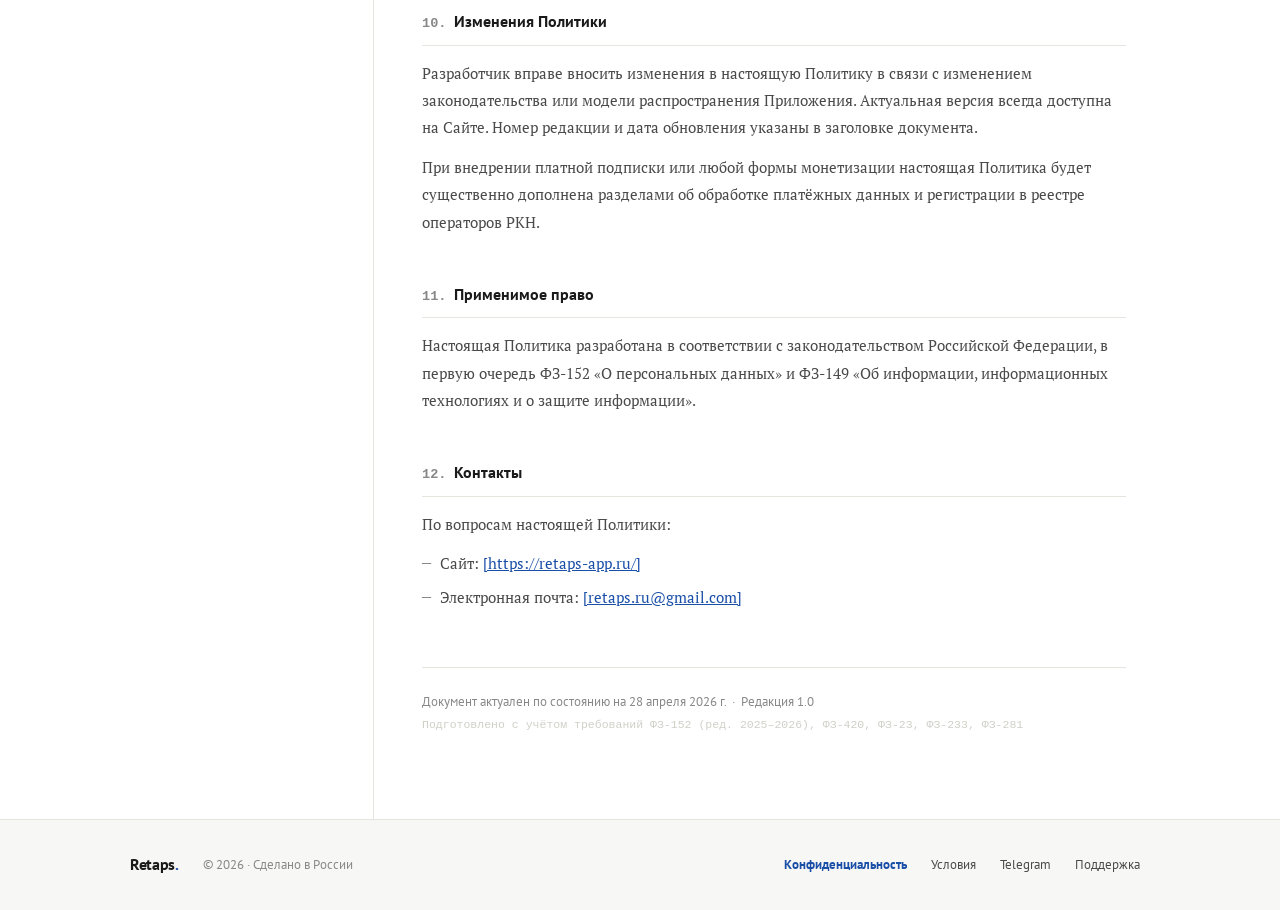
<file: privacy.html>
<!DOCTYPE html>
<html lang="ru">
<head>
    <meta charset="UTF-8">
    <meta name="viewport" content="width=device-width, initial-scale=1.0">
    <title>Политика конфиденциальности — Retaps</title>
    <meta name="description" content="Политика конфиденциальности приложения Retaps">
    <link rel="icon" href="assets/favicon.ico" type="image/x-icon">
    <link rel="preconnect" href="https://fonts.googleapis.com">
    <link rel="preconnect" href="https://fonts.gstatic.com" crossorigin>
    <link href="https://fonts.googleapis.com/css2?family=PT+Serif:ital,wght@0,400;0,700;1,400&family=PT+Sans:wght@400;700&display=swap"
          rel="stylesheet">
    <link rel="stylesheet" href="legal.css">
</head>
<body>

<nav class="doc-nav">
    <a href="/" class="doc-nav-logo">Retaps<span>.</span></a>
    <a href="/" class="doc-nav-back">
        <svg width="14" height="14" viewBox="0 0 24 24" fill="none" stroke="currentColor" stroke-width="2"
             stroke-linecap="round" stroke-linejoin="round">
            <polyline points="15 18 9 12 15 6"/>
        </svg>
        На главную
    </a>
</nav>

<div class="doc-layout">

    <!-- Sidebar TOC -->
    <aside class="doc-sidebar" aria-label="Содержание">
        <div class="toc-wrap">
            <div class="toc-title">Содержание</div>
            <nav>
                <a href="#s1" class="toc-link">1. Общие положения</a>
                <a href="#s2" class="toc-link">2. Оператор данных</a>
                <a href="#s3" class="toc-link">3. Что мы не собираем</a>
                <a href="#s4" class="toc-link">4. Данные GitHub</a>
                <a href="#s5" class="toc-link">5. Данные в приложении</a>
                <a href="#s6" class="toc-link">6. Cookies</a>
                <a href="#s7" class="toc-link">7. Права пользователей</a>
                <a href="#s8" class="toc-link">8. Безопасность</a>
                <a href="#s9" class="toc-link">9. Дети</a>
                <a href="#s10" class="toc-link">10. Изменения</a>
                <a href="#s11" class="toc-link">11. Применимое право</a>
                <a href="#s12" class="toc-link">12. Контакты</a>
            </nav>
        </div>
    </aside>

    <!-- Main content -->
    <main class="doc-main">

        <header class="doc-header">
            <div class="doc-stamp">Юридический документ · Редакция 1.0</div>
            <h1>Политика конфиденциальности</h1>
            <div class="doc-meta">
                <span><strong>Приложение:</strong> Retaps</span>
                <span><strong>Дата вступления в силу:</strong> 28 апреля 2026 г.</span>
                <span><strong>Сайт:</strong> <a href="/">[https://retaps-app.ru/]</a></span>
            </div>
        </header>

        <section class="doc-section" id="s1">
            <h2><span class="sec-num">1.</span> Общие положения</h2>
            <p>Настоящая Политика конфиденциальности (далее — «Политика») разработана в соответствии с требованиями
                Федерального закона от 27.07.2006 № 152-ФЗ «О персональных данных» (с учётом изменений, вступивших в
                силу в 2025–2026 годах, в том числе ФЗ № 420-ФЗ, № 23-ФЗ, № 233-ФЗ, № 281-ФЗ) и описывает, как
                разработчик приложения Retaps (далее — «Разработчик») обеспечивает соблюдение прав пользователей в
                области персональных данных.</p>
            <p>Используя приложение Retaps (далее — «Приложение») или посещая сайт (далее — «Сайт»), вы соглашаетесь с
                условиями настоящей Политики.</p>
        </section>

        <section class="doc-section" id="s2">
            <h2><span class="sec-num">2.</span> Кто является оператором персональных данных</h2>
            <p>Разработчик настоящего Приложения действует как физическое лицо. Приложение распространяется бесплатно,
                без сбора, хранения или обработки персональных данных пользователей со стороны Разработчика.</p>
            <p>Поскольку Разработчик не осуществляет обработку персональных данных в значении, установленном ст. 3
                ФЗ-152, регистрация в Реестре операторов персональных данных Роскомнадзора в текущей модели
                распространения Приложения не требуется.</p>
            <p>Контактная информация:</p>
            <ul>
                <li>Сайт: <a href="/">[https://retaps-app.ru/]</a></li>
                <li>Электронная почта: <a href="mailto:[retaps.ru@gmail.com]">[retaps.ru@gmail.com]</a></li>
            </ul>
        </section>

        <section class="doc-section" id="s3">
            <h2><span class="sec-num">3.</span> Какие данные Разработчик не собирает</h2>
            <p>Разработчик подтверждает, что:</p>
            <ul>
                <li>не собирает никаких персональных данных пользователей;</li>
                <li>не ведёт серверной инфраструктуры для хранения данных;</li>
                <li>не использует системы аналитики, трекинга или телеметрии в Приложении;</li>
                <li>не передаёт данные пользователей третьим лицам;</li>
                <li>не использует файлы cookie в Приложении.</li>
            </ul>
            <p>Всё взаимодействие между устройствами осуществляется напрямую (peer-to-peer) в пределах локальной сети
                пользователя. Разработчик не имеет технической возможности получить доступ к передаваемым данным.</p>
        </section>

        <section class="doc-section" id="s4">
            <h2><span class="sec-num">4.</span> Данные, обрабатываемые GitHub (третья сторона)</h2>
            <p>Сайт Приложения размещён на платформе GitHub Pages, принадлежащей GitHub, Inc. (дочерняя компания
                Microsoft Corporation). При посещении Сайта GitHub автоматически собирает технические данные, в том
                числе:</p>
            <ul>
                <li>IP-адрес посетителя;</li>
                <li>тип браузера, версию и операционную систему;</li>
                <li>реферальный URL;</li>
                <li>дату, время и продолжительность посещения;</li>
                <li>файлы cookie, необходимые для работы платформы.</li>
            </ul>
            <p>Разработчик не имеет доступа к этим данным и не управляет их обработкой. Данные обрабатываются GitHub в
                соответствии с их политикой конфиденциальности: <a
                        href="https://docs.github.com/ru/site-policy/privacy-policies/github-general-privacy-statement"
                        target="_blank" rel="noopener noreferrer">GitHub Privacy Statement</a>.</p>
            <div class="doc-notice doc-notice--warn">
                <strong>Важно.</strong> GitHub, Inc. — американская компания. Обработка данных осуществляется на
                серверах за пределами России. Согласно ФЗ № 23-ФЗ (вступил в силу 01.07.2025), хранение персональных
                данных граждан РФ в базах данных за рубежом не допускается. Однако данный запрет распространяется на
                операторов, осуществляющих целенаправленный сбор и хранение данных — Разработчик таковым не является.
            </div>
        </section>

        <section class="doc-section" id="s5">
            <h2><span class="sec-num">5.</span> Данные внутри Приложения</h2>
            <p>При использовании Приложения для дистанционного управления компьютером:</p>
            <ul>
                <li>параметры соединения и настройки хранятся исключительно на устройствах пользователя;</li>
                <li>передача данных между устройствами происходит напрямую по локальной сети;</li>
                <li>Разработчик не имеет доступа к передаваемому контенту сессии;</li>
                <li>Приложение не ведёт логов и не создаёт записей сессий на сторонних серверах.</li>
            </ul>
        </section>

        <section class="doc-section" id="s6">
            <h2><span class="sec-num">6.</span> Cookies и отслеживание</h2>
            <p>Разработчик не использует файлы cookie в Приложении. На Сайте cookie могут устанавливаться исключительно
                платформой GitHub Pages в соответствии с их политикой (см. раздел&nbsp;4).</p>
            <p>Разработчик не использует системы веб-аналитики (Google Analytics, Яндекс.Метрика и аналогичные).</p>
        </section>

        <section class="doc-section" id="s7">
            <h2><span class="sec-num">7.</span> Права пользователей</h2>
            <p>В соответствии с ФЗ-152 пользователи вправе:</p>
            <ul>
                <li>получить информацию об обработке своих персональных данных;</li>
                <li>требовать уточнения, блокирования или уничтожения персональных данных;</li>
                <li>отозвать согласие на обработку персональных данных.</li>
            </ul>
            <p>Поскольку Разработчик не обрабатывает персональные данные пользователей, перечисленные права в отношении
                Разработчика неприменимы. По вопросам данных, обрабатываемых GitHub, следует обращаться непосредственно
                в GitHub, Inc.</p>
        </section>

        <section class="doc-section" id="s8">
            <h2><span class="sec-num">8.</span> Безопасность</h2>
            <p>Разработчик не хранит пользовательские данные, что исключает риск их утечки со стороны Разработчика.
                Безопасность соединения между устройствами зависит от защищённости локальной сети пользователя.
                Рекомендуется использовать Приложение только в доверенных сетях.</p>
            <p>Использование Приложения для несанкционированного доступа к чужим устройствам является нарушением условий
                использования и может влечь уголовную ответственность по ст. 272 УК РФ.</p>
        </section>

        <section class="doc-section" id="s9">
            <h2><span class="sec-num">9.</span> Дети</h2>
            <p>Приложение не предназначено для лиц младше 18 лет. Разработчик не осуществляет намеренный сбор данных от
                несовершеннолетних.</p>
        </section>

        <section class="doc-section" id="s10">
            <h2><span class="sec-num">10.</span> Изменения Политики</h2>
            <p>Разработчик вправе вносить изменения в настоящую Политику в связи с изменением законодательства или
                модели распространения Приложения. Актуальная версия всегда доступна на Сайте. Номер редакции и дата
                обновления указаны в заголовке документа.</p>
            <p>При внедрении платной подписки или любой формы монетизации настоящая Политика будет существенно дополнена
                разделами об обработке платёжных данных и регистрации в реестре операторов РКН.</p>
        </section>

        <section class="doc-section" id="s11">
            <h2><span class="sec-num">11.</span> Применимое право</h2>
            <p>Настоящая Политика разработана в соответствии с законодательством Российской Федерации, в первую очередь
                ФЗ-152 «О персональных данных» и ФЗ-149 «Об информации, информационных технологиях и о защите
                информации».</p>
        </section>

        <section class="doc-section" id="s12">
            <h2><span class="sec-num">12.</span> Контакты</h2>
            <p>По вопросам настоящей Политики:</p>
            <ul>
                <li>Сайт: <a href="/">[https://retaps-app.ru/]</a></li>
                <li>Электронная почта: <a href="mailto:[retaps.ru@gmail.com]">[retaps.ru@gmail.com]</a></li>
            </ul>
        </section>

        <footer class="doc-footer">
            <p>Документ актуален по состоянию на 28 апреля 2026 г. &nbsp;·&nbsp; Редакция 1.0</p>
            <p class="doc-footer-laws">Подготовлено с учётом требований ФЗ-152 (ред. 2025–2026), ФЗ-420, ФЗ-23, ФЗ-233,
                ФЗ-281</p>
        </footer>

    </main>
</div>

<footer class="site-footer">
    <div class="site-footer-inner">
        <a href="/" class="logo-dark">Retaps<span>.</span></a>
        <p>© 2026 · Сделано в России</p>
        <nav class="site-footer-links">
            <a href="/privacy.html" aria-current="page">Конфиденциальность</a>
            <a href="/terms.html">Условия</a>
            <a href="https://t.me/retaps_ru" target="_blank" rel="noopener noreferrer">Telegram</a>
            <a href="mailto:contact@retaps-app.ru">Поддержка</a>
        </nav>
    </div>
</footer>

<script>
    /* Highlight active TOC link on scroll */
    (function() {
      var sections = document.querySelectorAll('.doc-section[id]');
      var links = document.querySelectorAll('.toc-link');
      window.addEventListener('scroll', function() {
        var y = window.scrollY + 120, current = '';
        sections.forEach(function(s) { if (s.offsetTop <= y) current = s.id; });
        links.forEach(function(a) { a.classList.toggle('active', a.getAttribute('href') === '#' + current); });
      }, { passive: true });
    })();
</script>
</body>
</html>
</file>
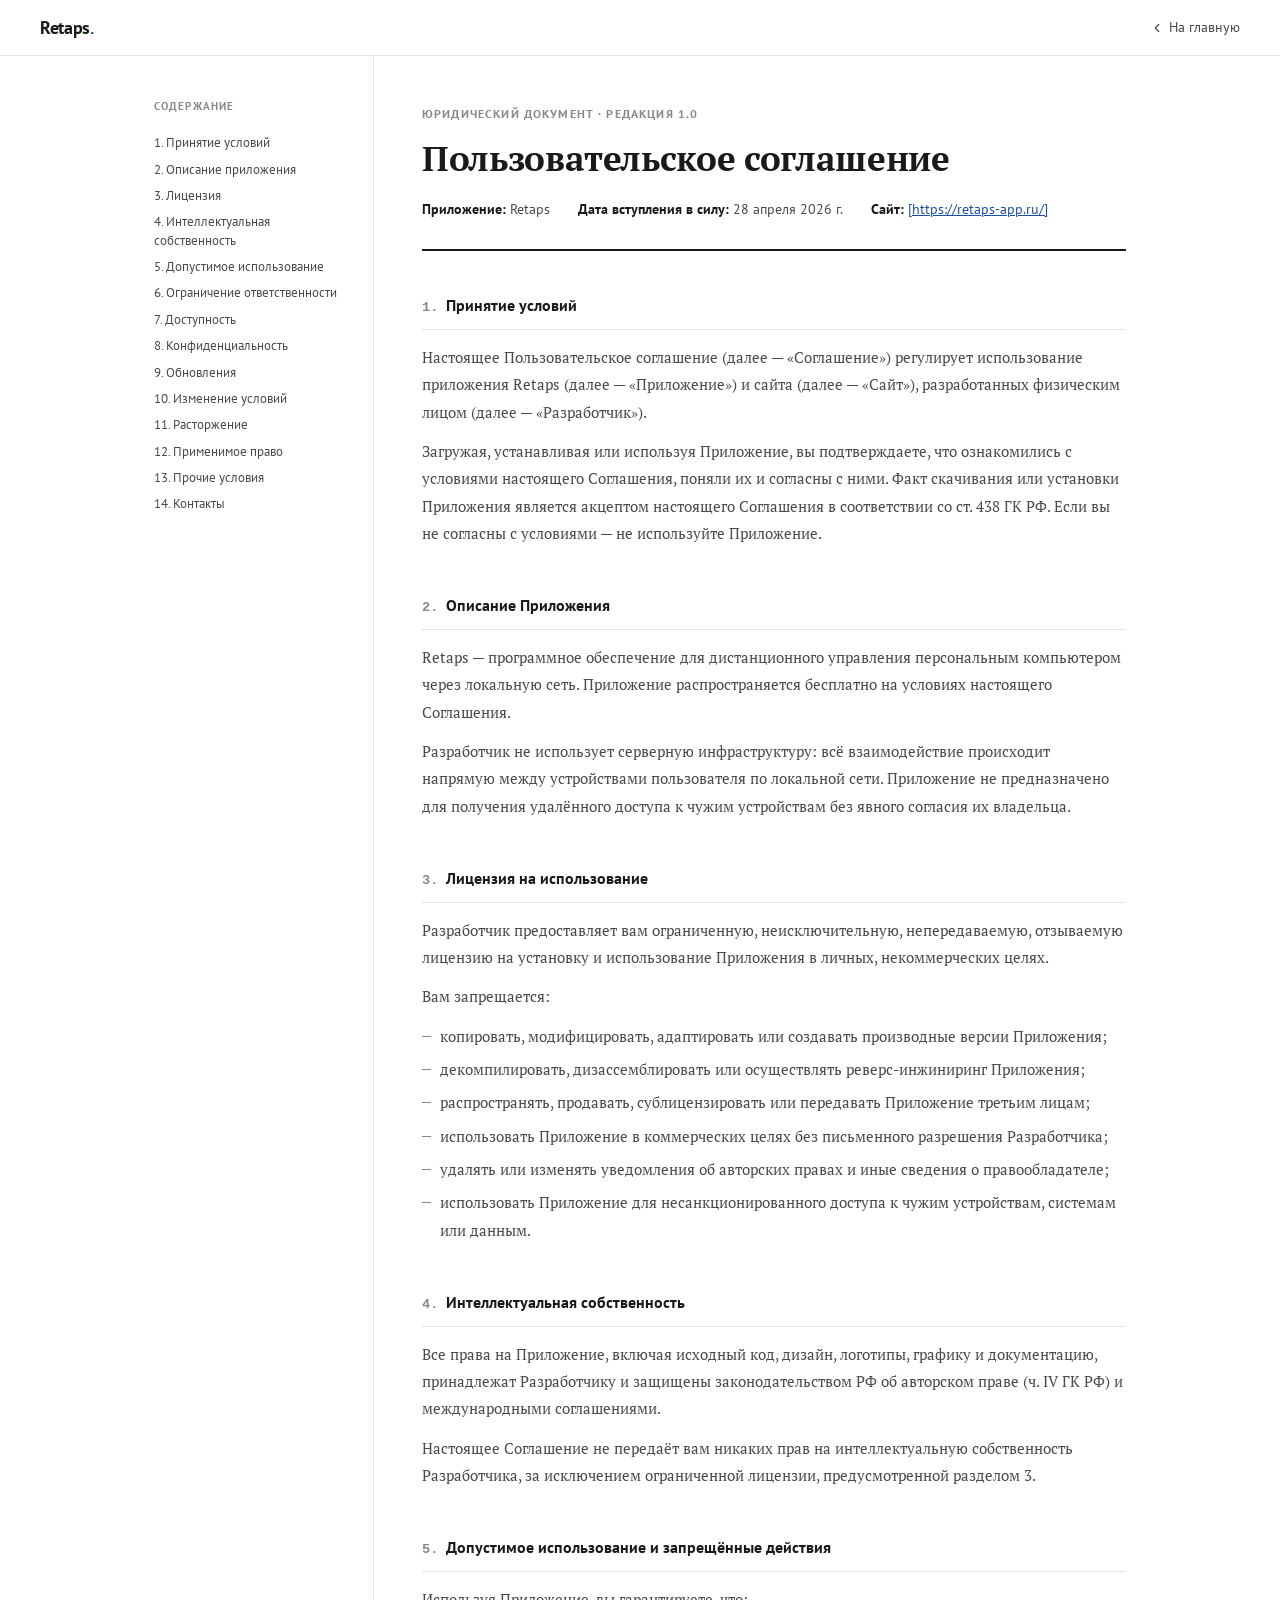
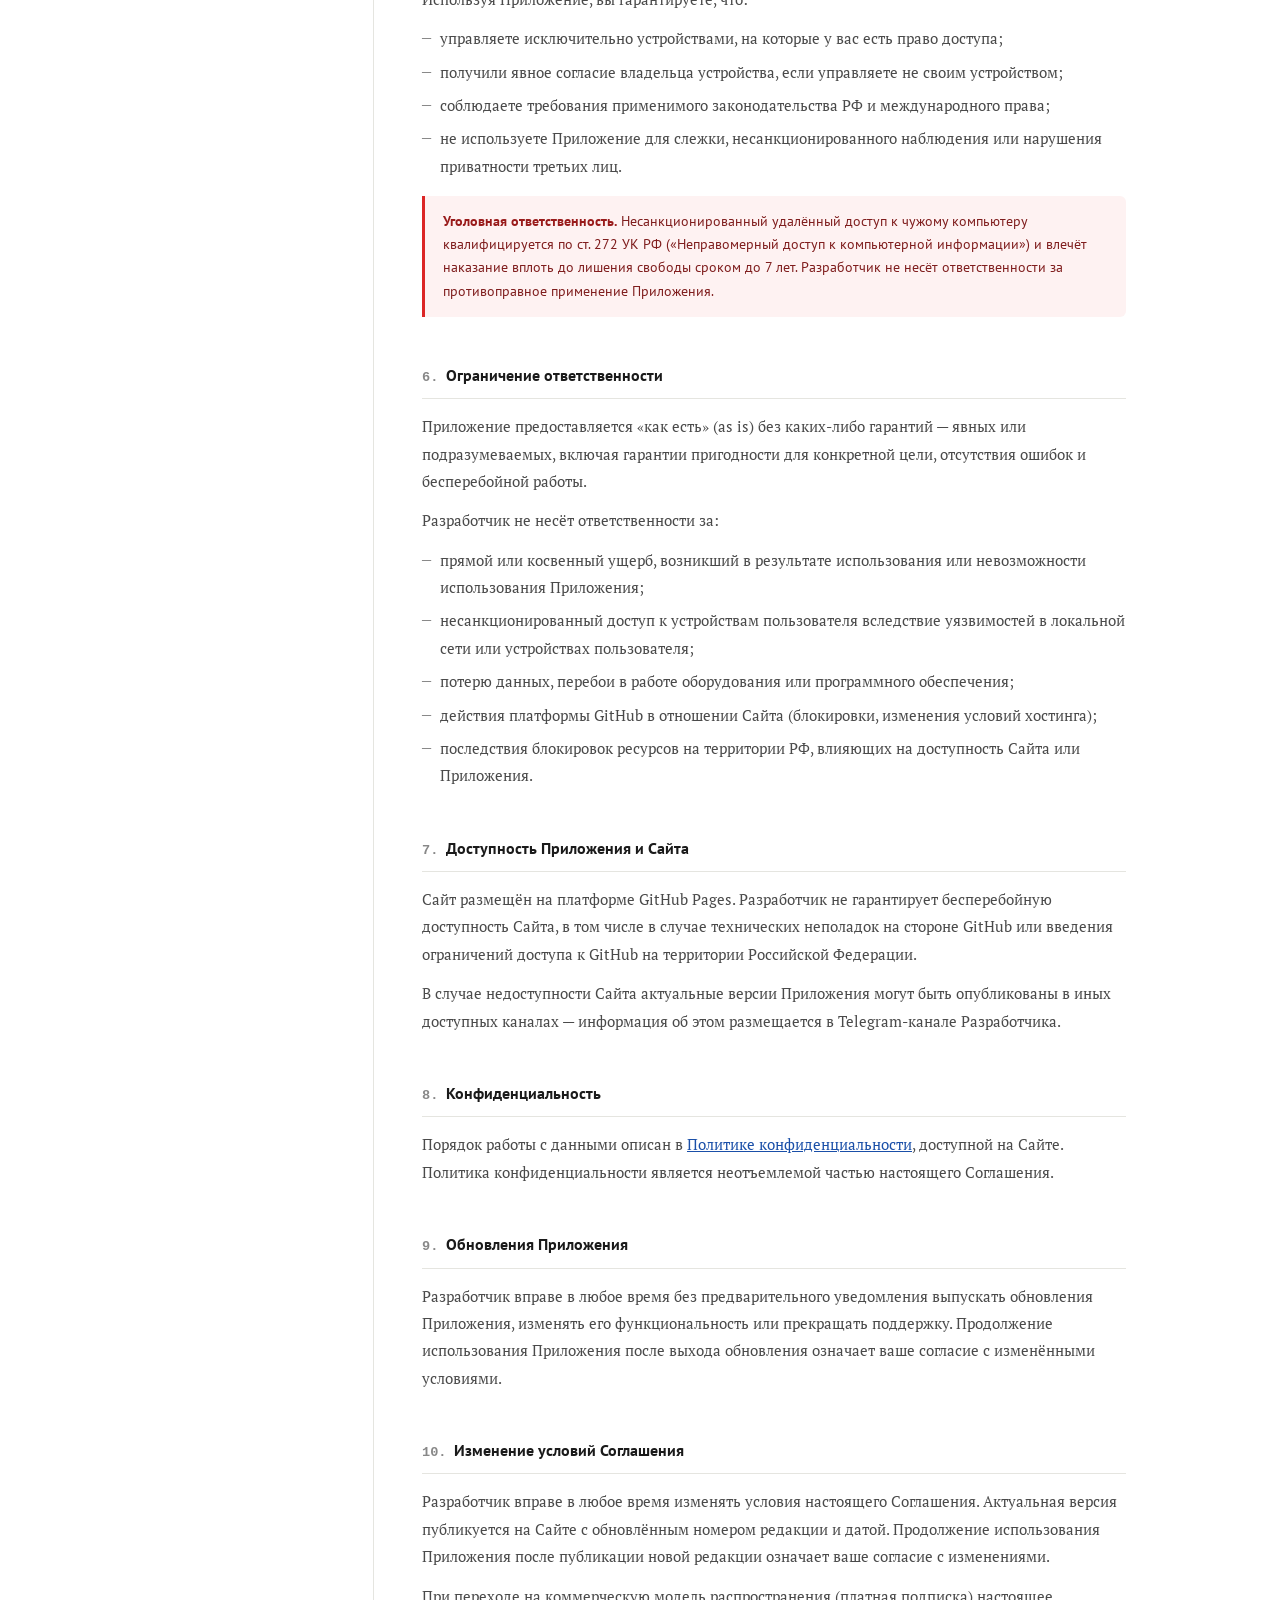
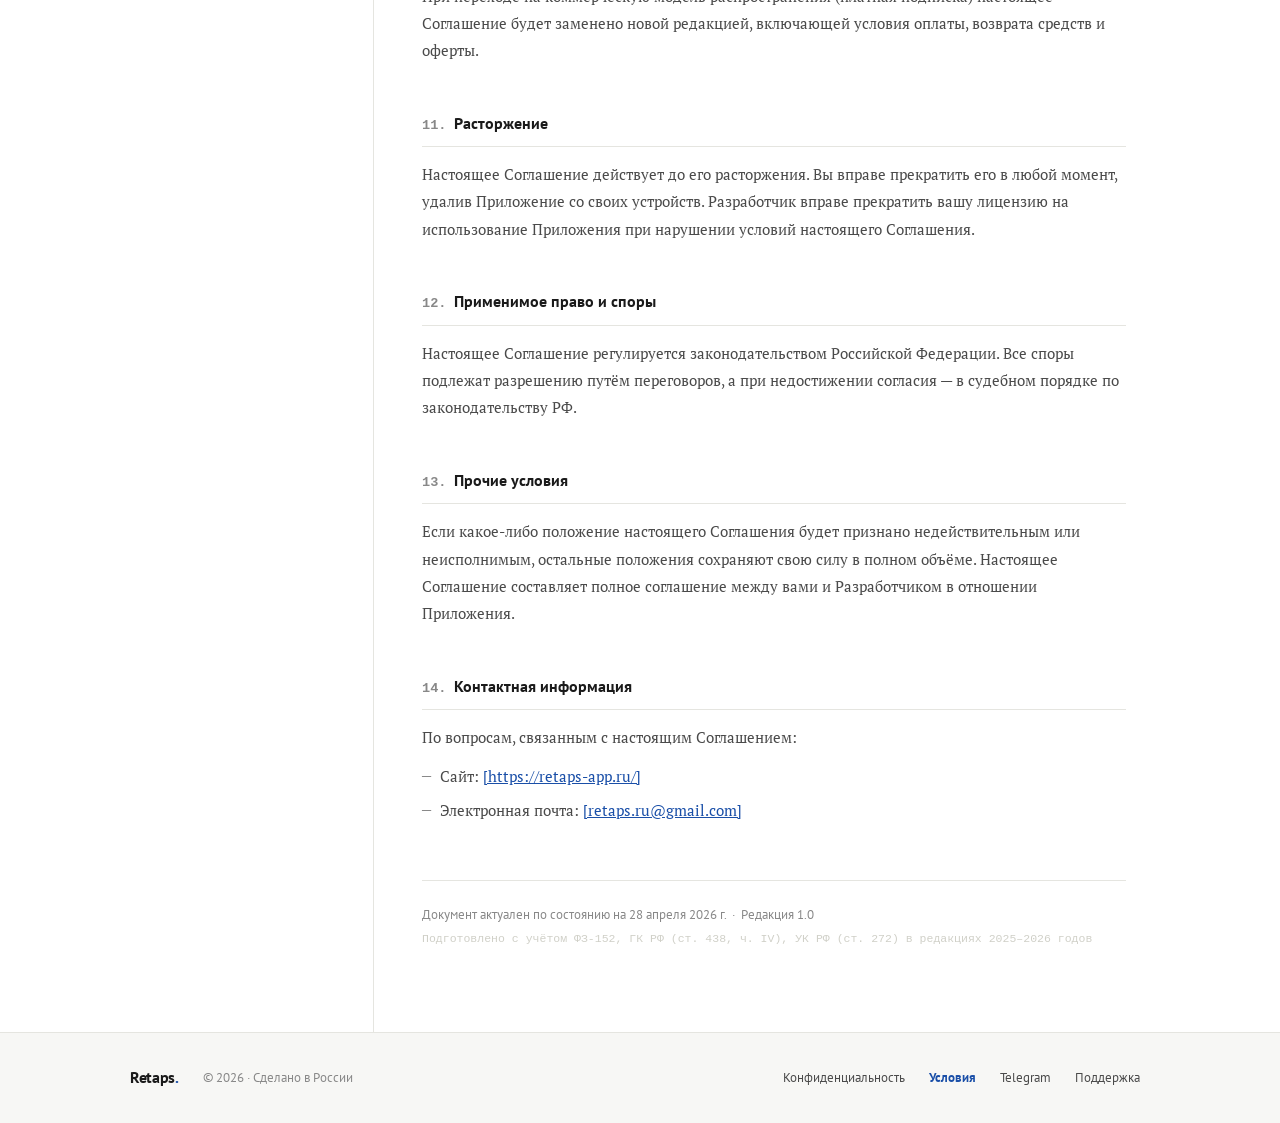
<file: terms.html>
<!DOCTYPE html>
<html lang="ru">
<head>
    <meta charset="UTF-8">
    <meta name="viewport" content="width=device-width, initial-scale=1.0">
    <title>Пользовательское соглашение — Retaps</title>
    <meta name="description" content="Пользовательское соглашение приложения Retaps">
    <link rel="icon" href="assets/favicon.ico" type="image/x-icon">
    <link rel="preconnect" href="https://fonts.googleapis.com">
    <link rel="preconnect" href="https://fonts.gstatic.com" crossorigin>
    <link href="https://fonts.googleapis.com/css2?family=PT+Serif:ital,wght@0,400;0,700;1,400&family=PT+Sans:wght@400;700&display=swap"
          rel="stylesheet">
    <link rel="stylesheet" href="legal.css">
</head>
<body>

<nav class="doc-nav">
    <a href="/" class="doc-nav-logo">Retaps<span>.</span></a>
    <a href="/" class="doc-nav-back">
        <svg width="14" height="14" viewBox="0 0 24 24" fill="none" stroke="currentColor" stroke-width="2"
             stroke-linecap="round" stroke-linejoin="round">
            <polyline points="15 18 9 12 15 6"/>
        </svg>
        На главную
    </a>
</nav>

<div class="doc-layout">

    <aside class="doc-sidebar" aria-label="Содержание">
        <div class="toc-wrap">
            <div class="toc-title">Содержание</div>
            <nav>
                <a href="#s1" class="toc-link">1. Принятие условий</a>
                <a href="#s2" class="toc-link">2. Описание приложения</a>
                <a href="#s3" class="toc-link">3. Лицензия</a>
                <a href="#s4" class="toc-link">4. Интеллектуальная собственность</a>
                <a href="#s5" class="toc-link">5. Допустимое использование</a>
                <a href="#s6" class="toc-link">6. Ограничение ответственности</a>
                <a href="#s7" class="toc-link">7. Доступность</a>
                <a href="#s8" class="toc-link">8. Конфиденциальность</a>
                <a href="#s9" class="toc-link">9. Обновления</a>
                <a href="#s10" class="toc-link">10. Изменение условий</a>
                <a href="#s11" class="toc-link">11. Расторжение</a>
                <a href="#s12" class="toc-link">12. Применимое право</a>
                <a href="#s13" class="toc-link">13. Прочие условия</a>
                <a href="#s14" class="toc-link">14. Контакты</a>
            </nav>
        </div>
    </aside>

    <main class="doc-main">

        <header class="doc-header">
            <div class="doc-stamp">Юридический документ · Редакция 1.0</div>
            <h1>Пользовательское соглашение</h1>
            <div class="doc-meta">
                <span><strong>Приложение:</strong> Retaps</span>
                <span><strong>Дата вступления в силу:</strong> 28 апреля 2026 г.</span>
                <span><strong>Сайт:</strong> <a href="/">[https://retaps-app.ru/]</a></span>
            </div>
        </header>

        <section class="doc-section" id="s1">
            <h2><span class="sec-num">1.</span> Принятие условий</h2>
            <p>Настоящее Пользовательское соглашение (далее — «Соглашение») регулирует использование приложения Retaps
                (далее — «Приложение») и сайта (далее — «Сайт»), разработанных физическим лицом (далее —
                «Разработчик»).</p>
            <p>Загружая, устанавливая или используя Приложение, вы подтверждаете, что ознакомились с условиями
                настоящего Соглашения, поняли их и согласны с ними. Факт скачивания или установки Приложения является
                акцептом настоящего Соглашения в соответствии со ст.&nbsp;438 ГК РФ. Если вы не согласны с условиями —
                не используйте Приложение.</p>
        </section>

        <section class="doc-section" id="s2">
            <h2><span class="sec-num">2.</span> Описание Приложения</h2>
            <p>Retaps — программное обеспечение для дистанционного управления персональным компьютером через локальную
                сеть. Приложение распространяется бесплатно на условиях настоящего Соглашения.</p>
            <p>Разработчик не использует серверную инфраструктуру: всё взаимодействие происходит напрямую между
                устройствами пользователя по локальной сети. Приложение не предназначено для получения удалённого
                доступа к чужим устройствам без явного согласия их владельца.</p>
        </section>

        <section class="doc-section" id="s3">
            <h2><span class="sec-num">3.</span> Лицензия на использование</h2>
            <p>Разработчик предоставляет вам ограниченную, неисключительную, непередаваемую, отзываемую лицензию на
                установку и использование Приложения в личных, некоммерческих целях.</p>
            <p>Вам запрещается:</p>
            <ul>
                <li>копировать, модифицировать, адаптировать или создавать производные версии Приложения;</li>
                <li>декомпилировать, дизассемблировать или осуществлять реверс-инжиниринг Приложения;</li>
                <li>распространять, продавать, сублицензировать или передавать Приложение третьим лицам;</li>
                <li>использовать Приложение в коммерческих целях без письменного разрешения Разработчика;</li>
                <li>удалять или изменять уведомления об авторских правах и иные сведения о правообладателе;</li>
                <li>использовать Приложение для несанкционированного доступа к чужим устройствам, системам или данным.
                </li>
            </ul>
        </section>

        <section class="doc-section" id="s4">
            <h2><span class="sec-num">4.</span> Интеллектуальная собственность</h2>
            <p>Все права на Приложение, включая исходный код, дизайн, логотипы, графику и документацию, принадлежат
                Разработчику и защищены законодательством РФ об авторском праве (ч.&nbsp;IV ГК РФ) и международными
                соглашениями.</p>
            <p>Настоящее Соглашение не передаёт вам никаких прав на интеллектуальную собственность Разработчика, за
                исключением ограниченной лицензии, предусмотренной разделом&nbsp;3.</p>
        </section>

        <section class="doc-section" id="s5">
            <h2><span class="sec-num">5.</span> Допустимое использование и запрещённые действия</h2>
            <p>Используя Приложение, вы гарантируете, что:</p>
            <ul>
                <li>управляете исключительно устройствами, на которые у вас есть право доступа;</li>
                <li>получили явное согласие владельца устройства, если управляете не своим устройством;</li>
                <li>соблюдаете требования применимого законодательства РФ и международного права;</li>
                <li>не используете Приложение для слежки, несанкционированного наблюдения или нарушения приватности
                    третьих лиц.
                </li>
            </ul>
            <div class="doc-notice doc-notice--danger">
                <strong>Уголовная ответственность.</strong> Несанкционированный удалённый доступ к чужому компьютеру
                квалифицируется по ст.&nbsp;272 УК РФ («Неправомерный доступ к компьютерной информации») и влечёт
                наказание вплоть до лишения свободы сроком до 7 лет. Разработчик не несёт ответственности за
                противоправное применение Приложения.
            </div>
        </section>

        <section class="doc-section" id="s6">
            <h2><span class="sec-num">6.</span> Ограничение ответственности</h2>
            <p>Приложение предоставляется «как есть» (as is) без каких-либо гарантий — явных или подразумеваемых,
                включая гарантии пригодности для конкретной цели, отсутствия ошибок и бесперебойной работы.</p>
            <p>Разработчик не несёт ответственности за:</p>
            <ul>
                <li>прямой или косвенный ущерб, возникший в результате использования или невозможности использования
                    Приложения;
                </li>
                <li>несанкционированный доступ к устройствам пользователя вследствие уязвимостей в локальной сети или
                    устройствах пользователя;
                </li>
                <li>потерю данных, перебои в работе оборудования или программного обеспечения;</li>
                <li>действия платформы GitHub в отношении Сайта (блокировки, изменения условий хостинга);</li>
                <li>последствия блокировок ресурсов на территории РФ, влияющих на доступность Сайта или Приложения.</li>
            </ul>
        </section>

        <section class="doc-section" id="s7">
            <h2><span class="sec-num">7.</span> Доступность Приложения и Сайта</h2>
            <p>Сайт размещён на платформе GitHub Pages. Разработчик не гарантирует бесперебойную доступность Сайта, в
                том числе в случае технических неполадок на стороне GitHub или введения ограничений доступа к GitHub на
                территории Российской Федерации.</p>
            <p>В случае недоступности Сайта актуальные версии Приложения могут быть опубликованы в иных доступных
                каналах — информация об этом размещается в Telegram-канале Разработчика.</p>
        </section>

        <section class="doc-section" id="s8">
            <h2><span class="sec-num">8.</span> Конфиденциальность</h2>
            <p>Порядок работы с данными описан в <a href="/privacy.html">Политике конфиденциальности</a>, доступной на
                Сайте. Политика конфиденциальности является неотъемлемой частью настоящего Соглашения.</p>
        </section>

        <section class="doc-section" id="s9">
            <h2><span class="sec-num">9.</span> Обновления Приложения</h2>
            <p>Разработчик вправе в любое время без предварительного уведомления выпускать обновления Приложения,
                изменять его функциональность или прекращать поддержку. Продолжение использования Приложения после
                выхода обновления означает ваше согласие с изменёнными условиями.</p>
        </section>

        <section class="doc-section" id="s10">
            <h2><span class="sec-num">10.</span> Изменение условий Соглашения</h2>
            <p>Разработчик вправе в любое время изменять условия настоящего Соглашения. Актуальная версия публикуется на
                Сайте с обновлённым номером редакции и датой. Продолжение использования Приложения после публикации
                новой редакции означает ваше согласие с изменениями.</p>
            <p>При переходе на коммерческую модель распространения (платная подписка) настоящее Соглашение будет
                заменено новой редакцией, включающей условия оплаты, возврата средств и оферты.</p>
        </section>

        <section class="doc-section" id="s11">
            <h2><span class="sec-num">11.</span> Расторжение</h2>
            <p>Настоящее Соглашение действует до его расторжения. Вы вправе прекратить его в любой момент, удалив
                Приложение со своих устройств. Разработчик вправе прекратить вашу лицензию на использование Приложения
                при нарушении условий настоящего Соглашения.</p>
        </section>

        <section class="doc-section" id="s12">
            <h2><span class="sec-num">12.</span> Применимое право и споры</h2>
            <p>Настоящее Соглашение регулируется законодательством Российской Федерации. Все споры подлежат разрешению
                путём переговоров, а при недостижении согласия — в судебном порядке по законодательству РФ.</p>
        </section>

        <section class="doc-section" id="s13">
            <h2><span class="sec-num">13.</span> Прочие условия</h2>
            <p>Если какое-либо положение настоящего Соглашения будет признано недействительным или неисполнимым,
                остальные положения сохраняют свою силу в полном объёме. Настоящее Соглашение составляет полное
                соглашение между вами и Разработчиком в отношении Приложения.</p>
        </section>

        <section class="doc-section" id="s14">
            <h2><span class="sec-num">14.</span> Контактная информация</h2>
            <p>По вопросам, связанным с настоящим Соглашением:</p>
            <ul>
                <li>Сайт: <a href="/">[https://retaps-app.ru/]</a></li>
                <li>Электронная почта: <a href="mailto:[retaps.ru@gmail.com]">[retaps.ru@gmail.com]</a></li>
            </ul>
        </section>

        <footer class="doc-footer">
            <p>Документ актуален по состоянию на 28 апреля 2026 г. &nbsp;·&nbsp; Редакция 1.0</p>
            <p class="doc-footer-laws">Подготовлено с учётом ФЗ-152, ГК РФ (ст. 438, ч. IV), УК РФ (ст. 272) в редакциях
                2025–2026 годов</p>
        </footer>

    </main>
</div>

<footer class="site-footer">
    <div class="site-footer-inner">
        <a href="/" class="logo-dark">Retaps<span>.</span></a>
        <p>© 2026 · Сделано в России</p>
        <nav class="site-footer-links">
            <a href="/privacy.html">Конфиденциальность</a>
            <a href="/terms.html" aria-current="page">Условия</a>
            <a href="https://t.me/retaps_ru" target="_blank" rel="noopener noreferrer">Telegram</a>
            <a href="mailto:contact@retaps-app.ru">Поддержка</a>
        </nav>
    </div>
</footer>

<script>
    (function() {
      var sections = document.querySelectorAll('.doc-section[id]');
      var links = document.querySelectorAll('.toc-link');
      window.addEventListener('scroll', function() {
        var y = window.scrollY + 120, current = '';
        sections.forEach(function(s) { if (s.offsetTop <= y) current = s.id; });
        links.forEach(function(a) { a.classList.toggle('active', a.getAttribute('href') === '#' + current); });
      }, { passive: true });
    })();
</script>
</body>
</html>
</file>
<file: style.css>
/* ═══════════════════════════════════════════
   Retaps · style.css
   ═══════════════════════════════════════════ */

:root {
  --bg:      #080808;
  --bg2:     #0f0f0f;
  --surface: #161616;
  --surf2:   #1e1e1e;
  --accent:  #0070f3;
  --accent-h:#3291ff;
  --text:    #ededed;
  --text2:   #999;
  --text3:   #555;
  --border:  #1f1f1f;
  --border2: #2a2a2a;
  --radius:  14px;
  --radius-sm: 8px;
  --ease: cubic-bezier(0.4, 0, 0.2, 1);
  --font-display: 'Syne', system-ui, sans-serif;
  --font-body: 'DM Sans', system-ui, sans-serif;
  --font-mono: 'DM Mono', 'Courier New', monospace;
}

*, *::before, *::after { box-sizing: border-box; margin: 0; padding: 0; }
html { scroll-behavior: smooth; -webkit-text-size-adjust: 100%; }
body {
  background: var(--bg); color: var(--text);
  font-family: var(--font-body); font-size: 15px; line-height: 1.65;
  overflow-x: hidden; -webkit-font-smoothing: antialiased;
}
img { display: block; max-width: 100%; }
button { font-family: inherit; cursor: pointer; }
a { color: inherit; }
*:focus-visible { outline: 2px solid var(--accent); outline-offset: 3px; border-radius: 4px; }
.sr-only { position: absolute; width: 1px; height: 1px; overflow: hidden; clip: rect(0,0,0,0); white-space: nowrap; }

.container    { max-width: 1080px; margin: 0 auto; padding: 0 24px; }
.container-sm { max-width: 720px; }
.section-pad  { padding: clamp(80px, 12vw, 140px) 0; }

/* ═══ TYPOGRAPHY ═══ */
h1, h2, h3 { font-family: var(--font-display); letter-spacing: -0.03em; line-height: 1.1; }
h1 { font-size: clamp(2.4rem, 6vw, 4.4rem); font-weight: 800; }
h1 em { font-style: normal; color: var(--accent); }
h2 { font-size: clamp(1.8rem, 4vw, 2.6rem); font-weight: 700; }
h3 { font-size: 1.05rem; font-weight: 600; margin-bottom: 8px; }

/* ═══ BUTTONS ═══ */
.btn {
  display: inline-flex; align-items: center; justify-content: center; gap: 8px;
  padding: 11px 24px; border-radius: var(--radius-sm);
  font-family: var(--font-body); font-size: 0.875rem; font-weight: 500;
  text-decoration: none; border: 1px solid transparent;
  transition: all 0.2s var(--ease); white-space: nowrap; user-select: none;
  -webkit-tap-highlight-color: transparent;
}
.btn:active { transform: scale(0.97); }
.btn-primary { background: var(--accent); color: #fff; border-color: var(--accent); }
.btn-primary:hover { background: var(--accent-h); border-color: var(--accent-h); transform: translateY(-2px); box-shadow: 0 8px 24px rgba(0,112,243,0.28); }
.btn-outline { background: transparent; color: var(--text); border-color: var(--border2); }
.btn-outline:hover { border-color: var(--text2); background: rgba(255,255,255,0.04); transform: translateY(-2px); }
.btn-ghost { background: transparent; color: var(--text2); border-color: transparent; }
.btn-ghost:hover { color: var(--text); }
.btn-lg { padding: 14px 32px; font-size: 0.95rem; }
.btn-block { width: 100%; }

/* ═══ NAV ═══ */
nav {
  position: fixed; top: 0; left: 0; right: 0; z-index: 200;
  display: flex; align-items: center; justify-content: space-between;
  padding: 0 40px; height: 64px;
  background: rgba(8,8,8,0.85);
  backdrop-filter: blur(20px); -webkit-backdrop-filter: blur(20px);
  border-bottom: 1px solid var(--border);
}
@supports not (backdrop-filter: blur(1px)) { nav { background: rgba(8,8,8,0.97); } }

.logo {
  font-family: var(--font-display); font-size: 1.25rem; font-weight: 800;
  text-decoration: none; color: var(--text); letter-spacing: -0.04em; flex-shrink: 0;
}
.logo span { color: var(--accent); }

.nav-links { display: flex; align-items: center; gap: 4px; }
.nav-links a {
  color: var(--text2); text-decoration: none; font-size: 0.875rem; font-weight: 500;
  padding: 6px 10px; border-radius: 6px;
  transition: color 0.2s, background 0.2s;
}
.nav-links a:hover, .nav-links a.active { color: var(--text); background: rgba(255,255,255,0.06); }
.nav-links .btn { margin-left: 8px; padding: 8px 18px; }
.nav-tg { display: flex; align-items: center; gap: 6px; }

/* Language button */
.lang-btn {
  display: flex; align-items: center; gap: 5px;
  background: transparent; border: 1px solid var(--border2);
  color: var(--text2); border-radius: 6px;
  padding: 5px 10px; font-size: 0.78rem; font-weight: 600;
  font-family: var(--font-mono); letter-spacing: 0.04em;
  transition: all 0.2s var(--ease); cursor: pointer;
  margin-left: 4px;
}
.lang-btn:hover { border-color: var(--accent); color: var(--accent); background: rgba(0,112,243,0.06); }
.lang-btn svg { flex-shrink: 0; opacity: 0.7; }
#lang-label { min-width: 18px; text-align: center; }

/* Burger */
.menu-toggle {
  display: none; flex-direction: column; gap: 5px;
  background: none; border: none; padding: 6px; z-index: 201;
}
.menu-toggle span { display: block; width: 22px; height: 2px; background: var(--text); border-radius: 2px; transition: transform 0.3s, opacity 0.3s; }
.menu-toggle.open span:nth-child(1) { transform: translateY(7px) rotate(45deg); }
.menu-toggle.open span:nth-child(2) { opacity: 0; }
.menu-toggle.open span:nth-child(3) { transform: translateY(-7px) rotate(-45deg); }

/* ═══ HERO ═══ */
.hero {
  position: relative;
  padding-top: 64px; /* nav height */
  min-height: 100svh;
  display: flex; align-items: center;
}

.hero-bg { position: fixed; inset: 0; z-index: -1; pointer-events: none; overflow: hidden; }
.hero-glow { position: absolute; border-radius: 50%; filter: blur(130px); opacity: 0.15; }
.glow-1 { width: 700px; height: 700px; background: var(--accent); top: -150px; left: -150px; }
.glow-2 { width: 600px; height: 600px; background: #7c3aed; bottom: -100px; right: -100px; }
.hero-grid {
  position: absolute; inset: 0;
  background-image: linear-gradient(rgba(255,255,255,0.022) 1px, transparent 1px), linear-gradient(90deg, rgba(255,255,255,0.022) 1px, transparent 1px);
  background-size: 64px 64px;
  mask-image: radial-gradient(ellipse 80% 80% at 50% 40%, black 20%, transparent 100%);
}

/* Two-column hero layout */
.hero-inner {
  display: grid;
  grid-template-columns: 1fr 1fr;
  align-items: center;
  gap: 60px;
  padding-top: 40px;
  padding-bottom: 80px;
  width: 100%;
}

.hero-badge {
  display: inline-flex; align-items: center; gap: 8px;
  background: rgba(255,255,255,0.05); border: 1px solid var(--border2);
  border-radius: 100px; padding: 5px 14px;
  font-size: 0.78rem; color: var(--text2); margin-bottom: 28px;
}
.badge-dot {
  width: 7px; height: 7px; border-radius: 50%; background: #22c55e; flex-shrink: 0;
  animation: dot-pulse 2.5s infinite;
}
@keyframes dot-pulse {
  0%   { box-shadow: 0 0 0 0 rgba(34,197,94,0.5); }
  70%  { box-shadow: 0 0 0 8px rgba(34,197,94,0); }
  100% { box-shadow: 0 0 0 0 rgba(34,197,94,0); }
}

.hero-sub { font-size: clamp(0.95rem, 1.6vw, 1.1rem); color: var(--text2); margin: 20px 0 40px; line-height: 1.75; }
.hero-actions { display: flex; gap: 12px; flex-wrap: wrap; }

/* Hero image — right column */
.hero-image { display: flex; align-items: center; justify-content: center; }
.hero-img-wrap {
  position: relative; width: 100%; max-width: 420px;
  border-radius: 20px; overflow: hidden;
  border: 1px solid var(--border2);
  box-shadow: 0 40px 80px rgba(0,0,0,0.6), 0 0 0 1px rgba(255,255,255,0.04);
  background: var(--surface);
  aspect-ratio: 9/16;
}
.hero-img-wrap img { width: 100%; height: 100%; object-fit: cover; display: block; }
.hero-img-wrap.img-missing img { display: none; }
.hero-img-placeholder {
  position: absolute; inset: 0;
  display: flex; flex-direction: column; align-items: center; justify-content: center;
  gap: 12px; color: var(--text3);
}
.hero-img-placeholder svg { width: 48px; height: 48px; opacity: 0; }
.hero-img-wrap.img-missing .hero-img-placeholder svg { opacity: 1; }
.hero-img-placeholder span { font-family: var(--font-mono); font-size: 0.72rem; opacity: 0; }
.hero-img-wrap.img-missing .hero-img-placeholder span { opacity: 1; }
.hero-img-glow {
  position: absolute; bottom: -40px; left: 50%; transform: translateX(-50%);
  width: 80%; height: 100px;
  background: var(--accent); filter: blur(60px); opacity: 0.15;
  pointer-events: none;
}

/* ═══ WHY SECTION — below hero ═══ */
.why-section {
  padding: clamp(60px, 8vw, 100px) 0;
  border-top: 1px solid var(--border);
  background: var(--bg2);
}

.why-grid {
  display: grid;
  grid-template-columns: repeat(4, 1fr);
  gap: 1px;
  background: var(--border);
  border: 1px solid var(--border);
  border-radius: var(--radius);
  overflow: hidden;
  margin-top: 40px;
}
.why-item {
  background: var(--bg2);
  padding: 28px 24px;
  display: flex; flex-direction: column; gap: 14px;
  transition: background 0.2s;
}
.why-item:hover { background: var(--surface); }
.why-icon {
  width: 40px; height: 40px; flex-shrink: 0;
  background: rgba(0,112,243,0.08); border: 1px solid rgba(0,112,243,0.12);
  border-radius: 10px;
  display: flex; align-items: center; justify-content: center;
  transition: background 0.2s;
}
.why-item:hover .why-icon { background: rgba(0,112,243,0.14); }
.why-icon svg { width: 18px; height: 18px; stroke: var(--accent); }
.why-item strong { display: block; font-size: 0.9rem; font-weight: 600; color: var(--text); margin-bottom: 4px; }
.why-item p { font-size: 0.82rem; color: var(--text3); line-height: 1.55; }

/* ═══ SECTION HEADER ═══ */
.section-header { margin-bottom: 48px; }
.eyebrow {
  font-family: var(--font-mono); font-size: 0.7rem; color: var(--accent);
  text-transform: uppercase; letter-spacing: 0.12em;
  display: block; margin-bottom: 12px;
}
.section-header h2 { margin-bottom: 12px; }
.section-header p { color: var(--text2); font-size: 1rem; max-width: 480px; }

/* ═══ FEATURES ═══ */
.features-grid {
  display: grid; grid-template-columns: repeat(2, 1fr); gap: 20px;
}
.feature-card {
  background: var(--bg2); border: 1px solid var(--border);
  border-radius: var(--radius); overflow: hidden;
  display: flex; flex-direction: column;
  transition: border-color 0.2s, transform 0.2s;
}
.feature-card:hover { border-color: var(--border2); transform: translateY(-3px); }

.feat-img-wrap {
  position: relative; background: var(--surface);
  aspect-ratio: 16/9; overflow: hidden; border-bottom: 1px solid var(--border);
}
.feat-img-wrap img { width: 100%; height: 100%; object-fit: cover; }
.feat-img-wrap.img-missing img { display: none; }
.feat-img-placeholder {
  position: absolute; inset: 0;
  display: flex; align-items: center; justify-content: center; pointer-events: none;
}
.feat-img-placeholder svg { width: 40px; height: 40px; stroke: var(--text3); opacity: 0; }
.feat-img-wrap.img-missing .feat-img-placeholder svg { opacity: 1; }

.feat-body { padding: 22px 24px 26px; flex: 1; }
.feat-body p { color: var(--text2); font-size: 0.88rem; line-height: 1.65; }

.feat-card-soon { opacity: 0.65; }
.feat-card-soon:hover { opacity: 1; }
.soon-badge {
  font-family: var(--font-mono); font-size: 0.65rem; color: var(--text3);
  border: 1px solid var(--border2); border-radius: 4px;
  padding: 2px 8px; display: inline-block; margin-bottom: 8px;
  text-transform: uppercase; letter-spacing: 0.05em;
}

/* ═══ DOWNLOAD ═══ */
.download-section {
  background: var(--bg2);
  border-top: 1px solid var(--border); border-bottom: 1px solid var(--border);
}
.dl-cards { display: grid; grid-template-columns: repeat(2, 1fr); gap: 20px; max-width: 680px; }
.dl-card {
  background: var(--bg); border: 1px solid var(--border);
  border-radius: var(--radius); padding: 32px;
  display: flex; flex-direction: column;
  transition: border-color 0.2s, transform 0.2s;
}
.dl-card:hover { border-color: var(--border2); transform: translateY(-3px); }
.dl-card.highlighted { border-color: rgba(0,112,243,0.35); background: rgba(0,112,243,0.025); }
.dl-platform {
  display: flex; align-items: center; gap: 8px;
  font-family: var(--font-mono); font-size: 0.72rem; color: var(--text3);
  text-transform: uppercase; letter-spacing: 0.06em; margin-bottom: 10px;
}
.dl-platform-icon { width: 20px; height: 20px; display: flex; align-items: center; justify-content: center; }
.dl-platform-icon svg { width: 18px; height: 18px; }
.dl-card h3 { font-size: 1.25rem; margin-bottom: 22px; }
.dl-card .btn { margin-bottom: 0; }

.install-guide { margin-top: 20px; border-top: 1px solid var(--border); padding-top: 14px; }
.install-guide summary {
  font-size: 0.82rem; color: var(--text3); cursor: pointer;
  list-style: none; user-select: none; display: flex; align-items: center; gap: 6px;
  transition: color 0.2s;
}
.install-guide summary::-webkit-details-marker { display: none; }
.install-guide summary::before { content: '▸'; font-size: 0.7rem; transition: transform 0.2s; display: inline-block; }
.install-guide[open] summary::before { transform: rotate(90deg); }
.install-guide[open] summary { color: var(--text2); margin-bottom: 12px; }
.install-steps { list-style: none; display: flex; flex-direction: column; gap: 10px; margin-top: 10px; }
.install-steps li { display: flex; gap: 12px; font-size: 0.82rem; color: var(--text2); align-items: flex-start; }
.step-n {
  flex-shrink: 0; width: 20px; height: 20px;
  background: var(--surface); border: 1px solid var(--border2); border-radius: 50%;
  display: flex; align-items: center; justify-content: center;
  font-family: var(--font-mono); font-size: 0.67rem; color: var(--text3); margin-top: 1px;
}

/* ═══ FAQ ═══ */
.faq-list { border: 1px solid var(--border); border-radius: var(--radius); overflow: hidden; }
.faq-item { border-bottom: 1px solid var(--border); }
.faq-item:last-child { border-bottom: none; }
.faq-item summary {
  padding: 20px 24px; font-weight: 500; font-size: 0.95rem;
  display: flex; justify-content: space-between; align-items: center; gap: 16px;
  cursor: pointer; list-style: none; user-select: none;
  transition: background 0.2s;
}
.faq-item summary::-webkit-details-marker { display: none; }
.faq-item summary:hover { background: rgba(255,255,255,0.03); }
.faq-chevron svg { width: 16px; height: 16px; stroke: var(--text3); transition: transform 0.3s, stroke 0.2s; display: block; }
.faq-item[open] .faq-chevron svg { transform: rotate(180deg); stroke: var(--accent); }
.faq-body { padding: 0 24px 20px; color: var(--text2); font-size: 0.9rem; line-height: 1.75; }

/* ═══ CTA ═══ */
.cta-section {
  padding: clamp(60px, 10vw, 100px) 0;
  border-top: 1px solid var(--border);
  background: linear-gradient(180deg, transparent, rgba(0,112,243,0.04));
}
.cta-inner { text-align: center; max-width: 520px; margin: 0 auto; padding: 0 24px; }
.cta-inner h2 { margin-bottom: 12px; }
.cta-inner p { color: var(--text2); margin-bottom: 32px; }

/* ═══ FOOTER ═══ */
footer { border-top: 1px solid var(--border); padding: 30px 40px; }
.footer-inner {
  max-width: 1080px; margin: 0 auto;
  display: flex; justify-content: space-between; align-items: center; flex-wrap: wrap; gap: 20px;
}
.footer-brand .logo { font-size: 1.1rem; margin-bottom: 4px; }
.footer-brand p { font-family: var(--font-mono); font-size: 0.78rem; color: var(--text3); }
.footer-links { display: flex; gap: 4px; flex-wrap: wrap; }
.footer-links a {
  color: var(--text3); text-decoration: none; font-size: 0.85rem;
  padding: 6px 10px; border-radius: 6px; transition: color 0.2s, background 0.2s;
}
.footer-links a:hover { color: var(--text); background: rgba(255,255,255,0.05); }

/* ═══ SCROLL TOP ═══ */
.scroll-top {
  position: fixed; bottom: 28px; right: 28px; z-index: 100;
  width: 42px; height: 42px; border-radius: 50%;
  background: var(--surface); border: 1px solid var(--border2); color: var(--text2);
  display: flex; align-items: center; justify-content: center;
  opacity: 0; visibility: hidden; transition: all 0.3s;
}
.scroll-top.visible { opacity: 1; visibility: visible; }
.scroll-top:hover { border-color: var(--accent); color: var(--accent); transform: translateY(-2px); }

/* ═══ REVEAL ═══ */
.reveal { opacity: 0; transform: translateY(20px); transition: opacity 0.7s cubic-bezier(0.16,1,0.3,1), transform 0.7s cubic-bezier(0.16,1,0.3,1); }
.reveal.visible { opacity: 1; transform: translateY(0); }
.delay-1 { transition-delay: 0.1s; }
.delay-2 { transition-delay: 0.2s; }
.delay-3 { transition-delay: 0.32s; }

/* No-JS fallback */
.no-js .reveal { opacity: 1; transform: none; }
.no-js .menu-toggle { display: none; }
.no-js .nav-links { display: flex !important; position: static !important; transform: none !important; opacity: 1 !important; }

/* ═══ RESPONSIVE ═══ */
@media (max-width: 960px) {
  .hero-inner { grid-template-columns: 1fr; gap: 48px; }
  .hero-image { order: -1; }
  .hero-img-wrap { max-width: 280px; aspect-ratio: 9/16; margin: 0 auto; }
  .hero-content { text-align: center; }
  .hero-badge { margin-left: auto; margin-right: auto; }
  .hero-sub { margin-left: auto; margin-right: auto; }
  .hero-actions { justify-content: center; }
  .why-grid { grid-template-columns: repeat(2, 1fr); }
  .features-grid { grid-template-columns: 1fr; }
  .dl-cards { grid-template-columns: 1fr; max-width: 380px; }
}

@media (max-width: 720px) {
  nav { padding: 0 20px; }
  .menu-toggle { display: flex; }
  .nav-links {
    position: fixed; top: 64px; left: 0; right: 0;
    background: var(--bg2); border-bottom: 1px solid var(--border);
    flex-direction: column; align-items: stretch;
    padding: 8px 0 16px; gap: 0;
    transform: translateY(-110%); opacity: 0;
    transition: transform 0.35s var(--ease), opacity 0.3s;
    pointer-events: none;
  }
  .nav-links.open { transform: translateY(0); opacity: 1; pointer-events: auto; }
  .nav-links a { padding: 14px 24px; border-radius: 0; font-size: 0.95rem; }
  .nav-links .btn { margin: 8px 16px 0; width: calc(100% - 32px); }
  .lang-btn { margin: 4px 16px 0; width: calc(100% - 32px); justify-content: center; padding: 12px; }

  footer { padding: 24px 20px; }
  .footer-inner { flex-direction: column; text-align: center; }
  .footer-links { justify-content: center; }
  .why-grid { grid-template-columns: 1fr; }
}

@media (max-width: 480px) {
  .hero-actions { flex-direction: column; align-items: center; }
  .btn-lg { width: 100%; justify-content: center; }
}

@media (prefers-reduced-motion: reduce) {
  *, *::before, *::after { animation-duration: 0.01ms !important; transition-duration: 0.01ms !important; }
  .reveal { opacity: 1; transform: none; }
  html { scroll-behavior: auto; }
}
</file>
<file: legal.css>
/* ═══════════════════════════════
   Retaps · legal.css
   Светлая официальная тема
   для юридических документов
════════════════════════════════ */

:root {
  --bg:       #ffffff;
  --bg2:      #f7f7f5;
  --border:   #e5e5e0;
  --border2:  #d0d0c8;
  --text:     #1a1a1a;
  --text2:    #4a4a4a;
  --text3:    #888;
  --accent:   #1a4fa8;
  --accent-h: #1440892;
  --danger:   #7f1d1d;
  --warn-bg:  #fffbeb;
  --warn-bdr: #f59e0b;
  --danger-bg:#fef2f2;
  --danger-bdr:#dc2626;
  --radius:   6px;
  --font-serif: 'PT Serif', Georgia, 'Times New Roman', serif;
  --font-sans:  'PT Sans', Arial, sans-serif;
  --font-mono:  'Courier New', monospace;
  --sidebar-w: 220px;
  --nav-h: 56px;
}

*, *::before, *::after { box-sizing: border-box; margin: 0; padding: 0; }
html { scroll-behavior: smooth; font-size: 16px; }
body {
  background: var(--bg); color: var(--text);
  font-family: var(--font-serif); line-height: 1.8;
  -webkit-font-smoothing: antialiased;
}
*:focus-visible { outline: 2px solid var(--accent); outline-offset: 2px; }
a { color: var(--accent); }
a:hover { text-decoration: underline; }

/* ── Nav ── */
.doc-nav {
  position: sticky; top: 0; z-index: 100;
  height: var(--nav-h);
  display: flex; align-items: center; justify-content: space-between;
  padding: 0 40px;
  background: var(--bg);
  border-bottom: 1px solid var(--border);
}
.doc-nav-logo {
  font-family: var(--font-sans); font-size: 1.1rem; font-weight: 700;
  color: var(--text); text-decoration: none; letter-spacing: -0.02em;
}
.doc-nav-logo span { color: var(--accent); }
.doc-nav-back {
  font-family: var(--font-sans); font-size: 0.85rem; color: var(--text2);
  text-decoration: none; display: flex; align-items: center; gap: 5px;
  transition: color 0.15s;
}
.doc-nav-back:hover { color: var(--text); text-decoration: none; }

/* ── Layout: sidebar + content ── */
.doc-layout {
  display: grid;
  grid-template-columns: var(--sidebar-w) 1fr;
  max-width: 1020px;
  margin: 0 auto;
  padding: 0 24px;
  min-height: calc(100vh - var(--nav-h));
  gap: 0;
}

/* ── Sidebar ── */
.doc-sidebar {
  padding: 40px 0 40px;
  border-right: 1px solid var(--border);
}
.toc-wrap {
  position: sticky;
  top: calc(var(--nav-h) + 24px);
  padding-right: 24px;
}
.toc-title {
  font-family: var(--font-sans); font-size: 0.7rem; font-weight: 700;
  text-transform: uppercase; letter-spacing: 0.1em;
  color: var(--text3); margin-bottom: 14px;
}
.toc-link {
  display: block; font-family: var(--font-sans); font-size: 0.82rem;
  color: var(--text2); text-decoration: none; padding: 4px 0;
  border-left: 2px solid transparent;
  padding-left: 10px; margin-left: -12px;
  transition: color 0.15s, border-color 0.15s;
  line-height: 1.4;
}
.toc-link:hover { color: var(--accent); text-decoration: none; }
.toc-link.active { color: var(--accent); border-left-color: var(--accent); font-weight: 700; }

/* ── Main content ── */
.doc-main {
  padding: 48px 0 80px 48px;
  min-width: 0; /* prevent grid overflow */
}

/* ── Document header ── */
.doc-header {
  border-bottom: 2px solid var(--text);
  padding-bottom: 28px; margin-bottom: 40px;
}
.doc-stamp {
  font-family: var(--font-sans); font-size: 0.72rem; font-weight: 700;
  text-transform: uppercase; letter-spacing: 0.1em;
  color: var(--text3); margin-bottom: 12px;
}
.doc-header h1 {
  font-family: var(--font-serif); font-size: clamp(1.6rem, 3vw, 2.2rem);
  font-weight: 700; line-height: 1.2; letter-spacing: -0.01em;
  margin-bottom: 18px;
}
.doc-meta {
  display: flex; flex-wrap: wrap; gap: 6px 28px;
  font-family: var(--font-sans); font-size: 0.85rem; color: var(--text2);
}
.doc-meta strong { color: var(--text); }
.doc-meta a { color: var(--accent); }

/* ── Sections ── */
.doc-section {
  margin-bottom: 44px;
  scroll-margin-top: calc(var(--nav-h) + 16px);
}
.doc-section h2 {
  font-family: var(--font-sans); font-size: 1rem; font-weight: 700;
  color: var(--text); margin-bottom: 14px;
  padding-bottom: 8px; border-bottom: 1px solid var(--border);
  display: flex; align-items: baseline; gap: 8px;
}
.sec-num {
  font-family: var(--font-mono); font-size: 0.85rem;
  color: var(--text3); flex-shrink: 0;
}
.doc-section p { color: var(--text2); margin-bottom: 12px; font-size: 0.95rem; }
.doc-section p:last-child { margin-bottom: 0; }
.doc-section ul {
  margin: 10px 0 14px 0;
  padding-left: 0; list-style: none;
  display: flex; flex-direction: column; gap: 6px;
}
.doc-section li {
  font-size: 0.95rem; color: var(--text2);
  padding-left: 18px; position: relative;
}
.doc-section li::before {
  content: '—'; position: absolute; left: 0;
  color: var(--text3); font-family: var(--font-mono);
}

/* ── Notices ── */
.doc-notice {
  padding: 14px 18px; margin: 16px 0;
  font-family: var(--font-sans); font-size: 0.88rem;
  border-radius: 0 var(--radius) var(--radius) 0;
  line-height: 1.65;
}
.doc-notice--warn {
  background: var(--warn-bg);
  border-left: 3px solid var(--warn-bdr);
  color: #78350f;
}
.doc-notice--warn strong { color: #92400e; }
.doc-notice--danger {
  background: var(--danger-bg);
  border-left: 3px solid var(--danger-bdr);
  color: #7f1d1d;
}
.doc-notice--danger strong { color: #991b1b; }

/* ── Document footer ── */
.doc-footer {
  margin-top: 56px; padding-top: 24px;
  border-top: 1px solid var(--border);
  font-family: var(--font-sans); font-size: 0.8rem; color: var(--text3);
  line-height: 1.6;
}
.doc-footer p { margin-bottom: 4px; }
.doc-footer-laws { font-family: var(--font-mono); font-size: 0.72rem; color: var(--border2); }

/* ── Site footer ── */
.site-footer {
  background: var(--bg2); border-top: 1px solid var(--border);
  padding: 28px 40px;
}
.site-footer-inner {
  max-width: 1020px; margin: 0 auto;
  display: flex; align-items: center; flex-wrap: wrap; gap: 16px;
}
.logo-dark {
  font-family: var(--font-sans); font-size: 1rem; font-weight: 700;
  color: var(--text); text-decoration: none; letter-spacing: -0.02em;
  margin-right: 8px;
}
.logo-dark span { color: var(--accent); }
.site-footer p { font-family: var(--font-sans); font-size: 0.8rem; color: var(--text3); flex: 1; }
.site-footer-links { display: flex; gap: 4px; flex-wrap: wrap; margin-left: auto; }
.site-footer-links a {
  font-family: var(--font-sans); font-size: 0.82rem;
  color: var(--text2); text-decoration: none;
  padding: 5px 10px; border-radius: 4px; transition: background 0.15s, color 0.15s;
}
.site-footer-links a:hover { background: var(--border); color: var(--text); text-decoration: none; }
.site-footer-links a[aria-current="page"] { color: var(--accent); font-weight: 700; }

/* ── Responsive ── */
@media (max-width: 760px) {
  .doc-layout { grid-template-columns: 1fr; }
  .doc-sidebar { display: none; }
  .doc-main { padding: 32px 0 60px; }
  .doc-nav { padding: 0 20px; }
  .site-footer { padding: 24px 20px; }
  .site-footer-inner { flex-direction: column; text-align: center; }
  .site-footer-links { margin-left: 0; justify-content: center; }
}

@media print {
  .doc-nav, .doc-sidebar, .site-footer, .scroll-top { display: none; }
  .doc-layout { display: block; }
  .doc-main { padding: 0; }
  body { font-size: 12pt; }
  a { color: inherit; text-decoration: none; }
}
</file>
